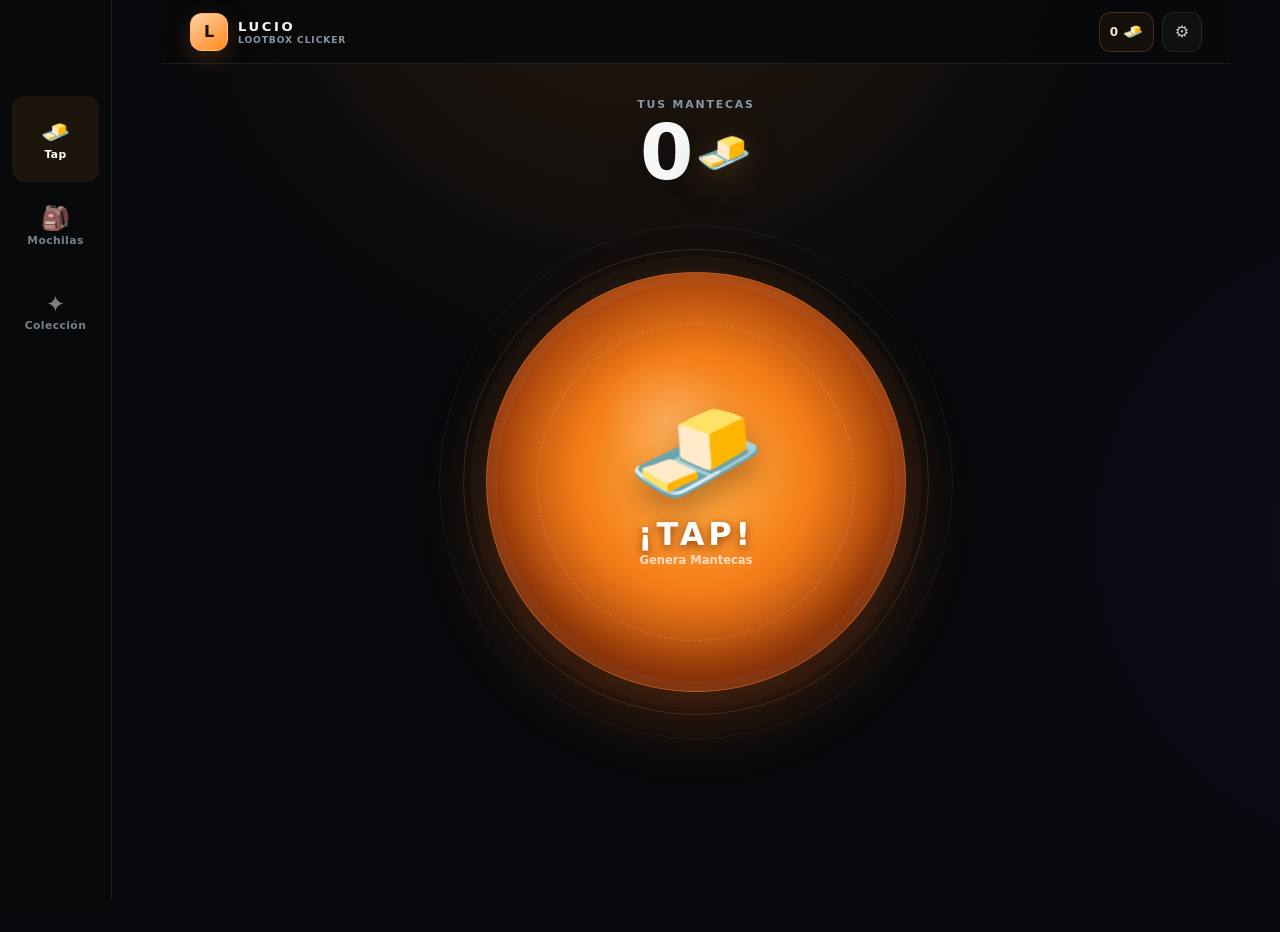
<file: index.html>
<!doctype html>
<html lang="es">
<head>
  <meta charset="utf-8">
  <meta name="viewport" content="width=device-width, initial-scale=1, viewport-fit=cover">
  <meta name="theme-color" content="#07090c">
  <meta name="description" content="Lucio Lootbox Clicker: consigue Mantecas, abre mochilas y colecciona todos los Lucios.">
  <title>Lucio Lootbox Clicker</title>
  <link rel="stylesheet" href="css/effects.css?v=20260813-game-03">
  <link rel="stylesheet" href="css/opening.css?v=20260813-game-03">
  <link rel="stylesheet" href="css/game.css?v=20260819-ambu-blink-02">
  <link rel="stylesheet" href="css/debug.css?v=20260813-game-03">
</head>
<body>
  <div class="game-app" data-game-app>
    <header class="game-header">
      <div class="game-brand" aria-label="Lucio Lootbox Clicker">
        <span class="game-brand__mark" aria-hidden="true">L</span>
        <span><strong>LUCIO</strong><small>LOOTBOX CLICKER</small></span>
      </div>
      <div class="game-header__actions">
        <button class="header-wallet" type="button" data-go-tap aria-label="Volver a la pantalla de tap"><b data-header-mantecas>0</b><span aria-hidden="true">🧈</span></button>
        <button class="icon-button" type="button" data-open-settings aria-label="Abrir ajustes">⚙</button>
      </div>
    </header>

    <main class="game-main">
      <section class="view view--active tap-view" data-view="tap" aria-labelledby="tap-title" tabindex="-1">
        <div class="tap-ambu-backdrop" data-tap-ambu-backdrop aria-hidden="true" hidden>
          <img src="assets/invocados/Ambu_2.png" alt="" draggable="false">
        </div>
        <button class="tap-subview-arrow" type="button" data-open-ambu aria-label="Visitar el huevo misterioso" hidden>
          <span aria-hidden="true">›</span>
          <img src="assets/invocados/Ambu_1.png" alt="" draggable="false">
        </button>

        <div class="wallet-card" data-wallet-card tabindex="0" role="button" aria-label="Tus Mantecas. Toca para ver cantidad exacta">
          <span class="wallet-card__label">Tus Mantecas</span>
          <strong class="wallet-card__amount"><span data-mantecas>0</span> <span data-mantecas-icon aria-hidden="true">🧈</span></strong>
          <span class="wallet-card__unit" data-mantecas-unit hidden></span>
          <span class="wallet-card__rate" data-passive-rate hidden><b data-passive-per-second>0</b> 🧈/s</span>
        </div>

        <button class="tap-zone" type="button" data-tap-zone aria-labelledby="tap-title tap-help">
          <span class="tap-zone__rings" aria-hidden="true"></span>
          <span class="tap-zone__butter" aria-hidden="true">🧈</span>
          <span class="tap-zone__title" id="tap-title">¡TAP!</span>
          <span class="tap-zone__help" id="tap-help">Genera Mantecas</span>
        </button>
        <div class="tap-feedback-layer" data-tap-feedback aria-hidden="true"></div>

        <div class="tap-footer-slot">
          <section class="offline-bank" data-offline-bank aria-label="Producción offline" hidden>
            <button class="offline-bank__collect" type="button" data-collect-offline hidden>Recoger</button>
            <div class="offline-bank__copy">
              <span>Producción offline</span>
              <strong><b data-offline-stored>0</b> / <b data-offline-capacity>0</b> 🧈</strong>
            </div>
            <div class="offline-bank__track" aria-hidden="true"><i data-offline-progress></i></div>
            <small>(<b data-offline-hours>3</b> hrs de producción actual)</small>
          </section>
        </div>
      </section>

      <section class="view ambu-view" data-view="ambu" aria-labelledby="ambu-title" tabindex="-1" hidden>
        <button class="ambu-back" type="button" data-go-tap aria-label="Volver a la zona de tap">
          <span aria-hidden="true">‹</span> Volver
        </button>

        <div class="ambu-wallet" data-ambu-wallet tabindex="0" role="button" aria-label="Tus Mantecas. Toca para ver cantidad exacta">
          <span>Tus Mantecas</span>
          <strong><b data-ambu-mantecas>0</b> <i data-ambu-mantecas-icon aria-hidden="true">🧈</i></strong>
          <span class="ambu-wallet__unit" data-ambu-mantecas-unit hidden></span>
        </div>

        <div class="ambu-evolution-bar" data-ambu-evolution-bar hidden>
          <button class="game-button game-button--evolution" type="button" data-open-evolution-modal>
            <span class="evolution-btn__icon" aria-hidden="true">✦</span>
            <b>EVOLUCIÓN</b>
            <span class="evolution-btn__badge">Ambu Niño</span>
          </button>
        </div>

        <div class="ambu-stage" data-ambu-stage data-stage="egg">
          <header class="ambu-stage__header">
            <p data-ambu-kicker>HALLAZGO MISTERIOSO</p>
            <h1 id="ambu-title" data-ambu-name>HUEVO MISTERIOSO</h1>
            <span data-ambu-instruction>Hay algo vivo entre las barras de Manteca...</span>
          </header>

          <div class="ambu-character-wrap">
            <button class="ambu-character" type="button" data-ambu-character aria-label="Tocar el huevo misterioso">
              <span class="ambu-character__aura" aria-hidden="true"></span>
              <img data-ambu-sprite src="assets/invocados/Ambu_1.png" alt="Huevo misterioso" draggable="false">
            </button>
            <button class="ambu-info-btn" type="button" data-open-ambu-info aria-label="Información sobre Ambu" hidden>
              <img src="assets/UI/AmbuInfoButton.png" alt="Información" draggable="false">
            </button>
          </div>

          <div class="ambu-hatch-progress" data-ambu-progress hidden>
            <div><span>Cascarón</span><strong><b data-ambu-hits>0</b> / 15</strong></div>
            <div class="ambu-hatch-progress__track" aria-hidden="true"><i data-ambu-progress-fill></i></div>
          </div>

          <section class="ambu-action-card" data-ambu-purchase>
            <span>INCUBACIÓN</span>
            <h2>¿Qué habrá dentro?</h2>
            <p>Usa tus Mantecas para despertar el huevo y descubrir qué esconde.</p>
            <button class="game-button game-button--primary game-button--wide" type="button" data-buy-ambu>
              Eclosionar · 250.000 🧈
            </button>
            <small data-ambu-price-help></small>
          </section>

          <section class="ambu-rate-card" data-ambu-rate-card hidden>
            <span class="ambu-rate-card__badge">PRODUCCIÓN PASIVA</span>
            <strong class="ambu-rate-card__value">1 Tap /s <small>(<b data-ambu-rate-value>1</b> 🧈/s)</small></strong>
          </section>
        </div>
      </section>

      <section class="view shop-view" data-view="shop" aria-labelledby="shop-title" tabindex="-1" hidden>
        <header class="view-heading">
          <p>LOOT SHOP</p>
          <h1 id="shop-title">Elige tu mochila</h1>
          <span>Mejores tiers aumentan tus probabilidades de rarezas y Shiny.</span>
          <div class="view-heading__metric"><span>Mochilas abiertas</span><strong data-total-backpacks>0</strong></div>
        </header>
        <div class="shop-grid" data-shop-grid></div>
      </section>

      <section class="view collection-view" data-view="collection" aria-labelledby="collection-title" tabindex="-1" hidden>
        <header class="view-heading">
          <p>TU COLECCIÓN</p>
          <h1 id="collection-title">Lucios descubiertos</h1>
          <span>Los duplicados aumentan permanentemente tus Mantecas por tap.</span>
        </header>
        <section class="collection-summary" aria-label="Resumen de colección">
          <div><span>Mantecas por tap</span><strong><b data-tap-value>1</b> 🧈</strong></div>
          <div><span>Lucios totales</span><strong data-total-lucios>0</strong></div>
        </section>
        <div class="collection-empty" data-collection-empty>
          <span aria-hidden="true">?</span>
          <strong>Todavía no descubriste ningún Lucio</strong>
          <p>Compra una mochila para empezar tu colección.</p>
          <button class="game-button game-button--primary" type="button" data-go-shop>Ir a mochilas</button>
        </div>
        <div data-collection-root></div>
      </section>
    </main>

    <nav class="bottom-nav" aria-label="Navegación principal">
      <button class="bottom-nav__item is-active" type="button" data-nav="tap"><span aria-hidden="true">🧈</span><b>Tap</b></button>
      <button class="bottom-nav__item" type="button" data-nav="shop"><span aria-hidden="true">🎒</span><b>Mochilas</b></button>
      <button class="bottom-nav__item" type="button" data-nav="collection"><span aria-hidden="true">✦</span><b>Colección</b><i data-collection-badge hidden></i></button>
    </nav>
  </div>

  <div class="opening-overlay" data-opening-overlay hidden>
    <section class="opening-card" data-opening-root role="dialog" aria-modal="true" aria-labelledby="opening-dialog-title">
      <div class="opening-stage" data-opening-stage data-state="idle" tabindex="0" role="button" aria-label="Toca para avanzar la apertura">
        <span class="opening-kicker" id="opening-dialog-title">REWARD SEQUENCE</span>
        <span class="opening-hint">Toca para completar la transición actual.</span>
        <div class="opening-scene">
          <div class="reward-slot" data-reward-slot></div>
          <div class="backpack-wrap" data-backpack-wrap>
            <img class="backpack-image" data-backpack-image draggable="false" alt="">
          </div>
          <div class="opening-flash" data-opening-flash aria-hidden="true"></div>
          <div class="tap-instruction" data-tap-instruction hidden>
            <strong data-tap-label>Pulsa para abrir · 0/3</strong>
            <span class="tap-dots" aria-hidden="true"><i data-tap-dot></i><i data-tap-dot></i><i data-tap-dot></i></span>
          </div>
          <div class="reward-copy" data-reward-copy aria-live="polite">
            <p class="reward-rarity" data-reward-rarity></p>
            <h2 data-reward-name></h2>
            <p>Bonus permanente <b data-reward-bonus></b> 🧈 por tap</p>
          </div>
        </div>
        <div class="confirm-wrap" data-confirm-wrap>
          <button class="game-button game-button--primary game-button--wide" type="button" data-confirm>Confirmar</button>
        </div>
      </div>
    </section>
  </div>

  <dialog class="settings-dialog" data-settings-dialog>
    <form method="dialog" class="settings-panel">
      <header><div><small>CONFIGURACIÓN</small><h2>Ajustes</h2></div><button class="icon-button" value="cancel" aria-label="Cerrar">×</button></header>
      <button class="settings-row" type="button" data-toggle-audio><span><strong>Sonido</strong><small data-audio-status>Activado</small></span><b data-audio-icon>🔊</b></button>
      <a class="settings-row" href="playground.html"><span><strong>Abrir playground</strong><small>Herramientas visuales y de apertura</small></span><b>↗</b></a>
      <button class="settings-row settings-row--danger" type="button" data-reset-progress><span><strong>Borrar progreso</strong><small>Requiere confirmación</small></span><b>⌫</b></button>
      <div class="settings-meta">Save v<span data-save-version>2</span> · Guardado local automático</div>
    </form>
  </dialog>

  <dialog class="game-dialog ambu-info-dialog" data-ambu-info-dialog aria-labelledby="ambu-info-title">
    <div class="ambu-info-modal">
      <header class="ambu-info-modal__header">
        <div>
          <span class="ambu-info-modal__kicker">COMPAÑERO</span>
          <h2 id="ambu-info-title" data-ambu-info-name>Ambu bebé</h2>
        </div>
        <button class="icon-button ambu-info-modal__close" type="button" data-close-ambu-info aria-label="Cerrar">×</button>
      </header>
      <div class="ambu-info-modal__body">
        <blockquote class="ambu-info-modal__lore" data-ambu-info-lore>
          "Este hambriento bebé parece multiplicar la grasa de las mantecas que tiene a su alrededor. Es sospechosamente mágico..."
        </blockquote>
        <div class="ambu-info-modal__divider" aria-hidden="true"></div>
        <ul class="ambu-info-modal__stats" data-ambu-info-stats>
          <li>
            <span class="ambu-info-modal__stat-icon" aria-hidden="true">⚡</span>
            <span>Produce <strong>1 tap / s</strong> de forma pasiva</span>
          </li>
          <li>
            <span class="ambu-info-modal__stat-icon" aria-hidden="true">⏳</span>
            <span>Mientras está cerrado el juego, puede acumular el equivalente a <strong>3 horas</strong> de producción</span>
          </li>
        </ul>
      </div>
      <footer class="ambu-info-modal__footer">
        <button class="game-button game-button--wide" type="button" data-close-ambu-info>Entendido</button>
      </footer>
    </div>
  </dialog>

  <dialog class="game-dialog ambu-evolution-dialog" data-ambu-evolution-dialog aria-labelledby="evolution-dialog-title">
    <div class="ambu-evolution-modal">
      <header class="ambu-evolution-modal__header">
        <div>
          <span class="ambu-evolution-modal__kicker">CRECIMIENTO</span>
          <h2 id="evolution-dialog-title">Evolución: Ambu Niño</h2>
        </div>
        <button class="icon-button ambu-evolution-modal__close" type="button" data-close-evolution-modal aria-label="Cerrar">×</button>
      </header>
      <div class="ambu-evolution-modal__body">
        <p class="ambu-evolution-modal__lead">
          Alimenta a Ambu con mantecas para hacerlo crecer a <strong>"Ambu Niño"</strong>.
        </p>
        <div class="ambu-evolution-benefits">
          <span class="ambu-evolution-benefits__title">Beneficios:</span>
          <ul class="ambu-evolution-benefits__list">
            <li>
              <span class="benefit-icon" aria-hidden="true">⚡</span>
              <span><strong>1 tap cada 1s</strong> ➔ <strong>1 tap cada 0,9s</strong></span>
            </li>
            <li>
              <span class="benefit-icon" aria-hidden="true">⏳</span>
              <span>Límite de mantecas offline <strong>3 hs</strong> ➔ <strong>6 hs</strong></span>
            </li>
            <li>
              <span class="benefit-icon" aria-hidden="true">✦</span>
              <span><em>"Ambu despierta curiosidad por los Lucios..."</em> Desbloquea las auras.</span>
            </li>
          </ul>
        </div>
      </div>
      <footer class="ambu-evolution-modal__footer">
        <button class="game-button game-button--primary game-button--wide" type="button" data-buy-evolution>
          Evolucionar · 10.000.000 🧈
        </button>
        <small class="ambu-evolution-modal__help" data-evolution-price-help></small>
      </footer>
    </div>
  </dialog>

  <div class="game-toast" data-game-toast role="status" aria-live="polite"></div>

  <script src="js/config.js?v=20260820-ambu-child-01"></script>
  <script src="js/lucio-renderer.js?v=20260813-game-03"></script>
  <script src="js/backpack-renderer.js?v=20260813-game-03"></script>
  <script src="js/audio.js?v=20260813-game-03"></script>
  <script src="js/save.js?v=20260820-ambu-child-01"></script>
  <script src="js/game-state.js?v=20260820-ambu-child-01"></script>
  <script src="js/collection.js?v=20260814-card-hover-02"></script>
  <script src="js/ambu-renderer.js?v=20260820-ambu-child-01"></script>
  <script src="js/game.js?v=20260820-ambu-child-01"></script>
  <script src="js/debug.js?v=20260820-ambu-child-01"></script>
</body>
</html>
</file>
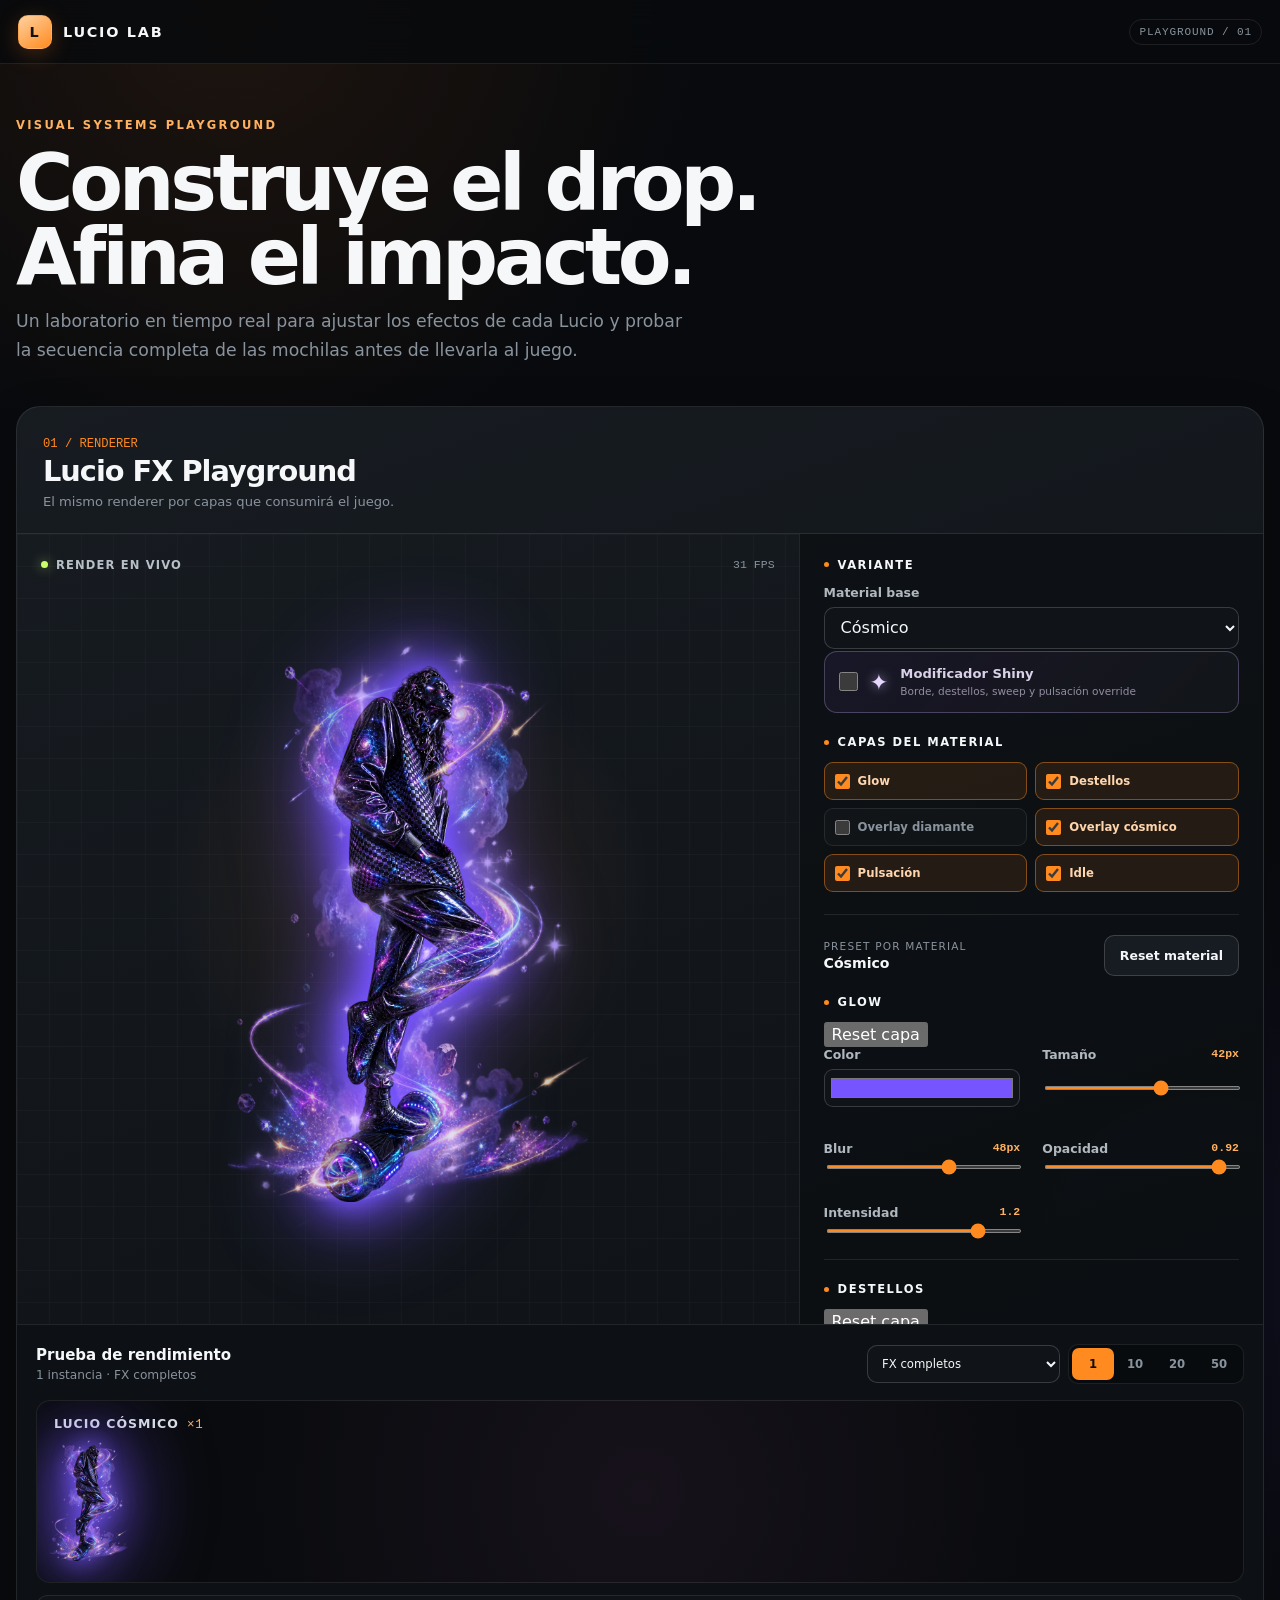
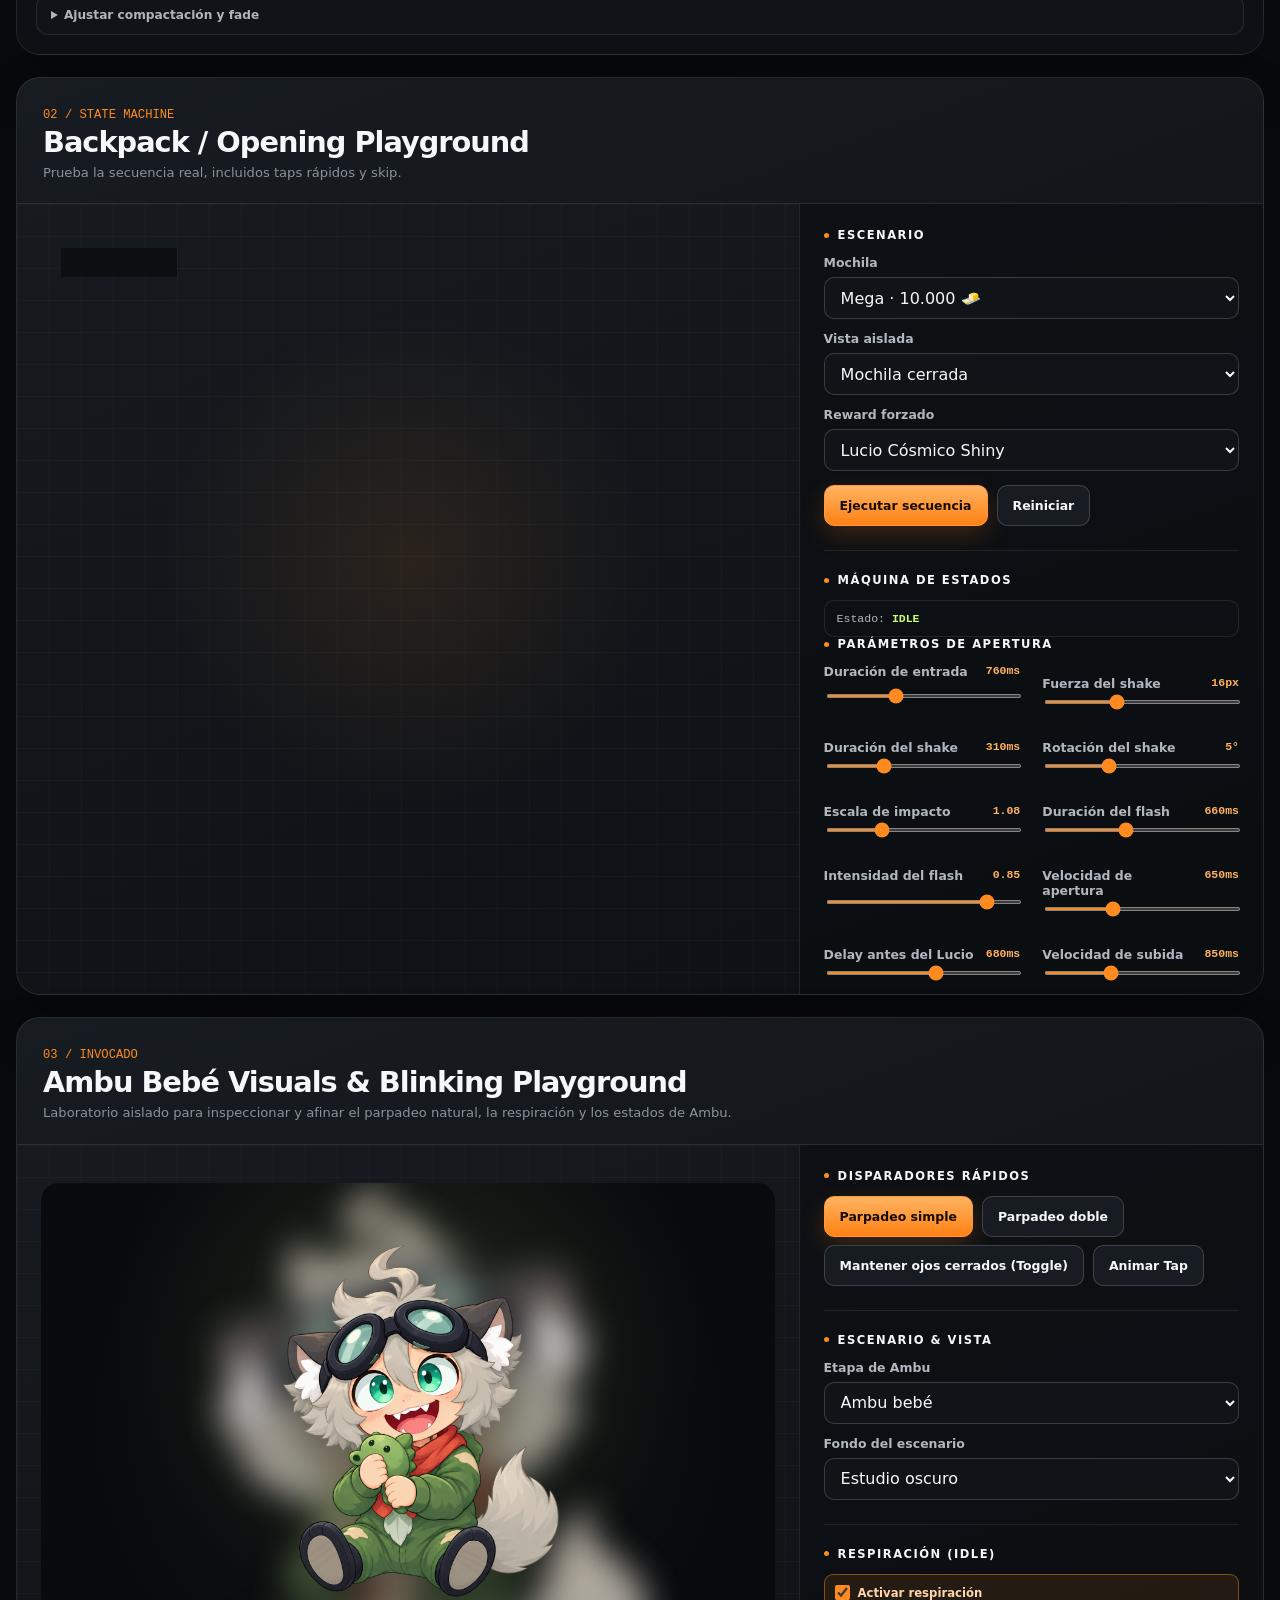
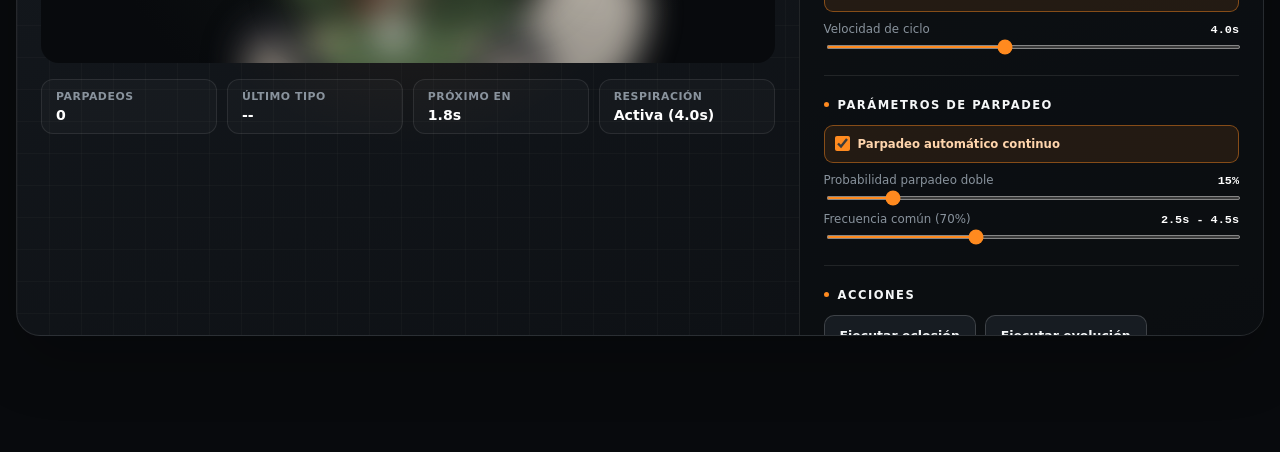
<file: playground.html>
<!doctype html>
<html lang="es">
<head>
  <meta charset="utf-8">
  <meta name="viewport" content="width=device-width, initial-scale=1, viewport-fit=cover">
  <meta name="theme-color" content="#080a0d">
  <meta name="description" content="Playground visual y de apertura para Lucio Lootbox Clicker.">
  <title>Lucio Lab · FX & Opening Playground</title>
  <link rel="stylesheet" href="css/effects.css?v=20260813-game-03">
  <link rel="stylesheet" href="css/opening.css?v=20260813-game-03">
  <link rel="stylesheet" href="css/playground.css?v=20260813-game-03">
</head>
<body>
  <header class="app-header">
    <div class="brand">
      <span class="brand-mark" aria-hidden="true">L</span>
      <span>Lucio Lab</span>
    </div>
    <span class="build-tag">PLAYGROUND / 01</span>
  </header>

  <main class="page-shell">
    <header class="page-intro">
      <p class="eyebrow">Visual systems playground</p>
      <h1>Construye el drop.<br>Afina el impacto.</h1>
      <p class="intro-copy">Un laboratorio en tiempo real para ajustar los efectos de cada Lucio y probar la secuencia completa de las mochilas antes de llevarla al juego.</p>
    </header>

    <div class="workspace">
      <section class="playground-section" aria-labelledby="lucio-fx-title">
        <header class="section-heading">
          <div>
            <span class="section-number">01 / RENDERER</span>
            <h2 id="lucio-fx-title">Lucio FX Playground</h2>
            <p>El mismo renderer por capas que consumirá el juego.</p>
          </div>
        </header>

        <div class="section-grid">
          <div class="preview-pane">
            <div class="preview-meta">
              <span class="status-dot">Render en vivo</span>
              <output class="fps-readout" data-fps>-- FPS</output>
            </div>
            <div class="lucio-stage" data-lucio-stage aria-live="polite"></div>
          </div>

          <aside class="controls-pane" aria-label="Controles de efectos de Lucio">
            <div class="control-group">
              <h3>Variante</h3>
              <label class="field" for="lucio-material">
                <span>Material base</span>
                <select id="lucio-material" data-lucio-material>
                  <option value="bronze">Bronce</option>
                  <option value="silver">Plata</option>
                  <option value="gold">Oro</option>
                  <option value="ruby">Rubí</option>
                  <option value="diamond">Diamante</option>
                  <option value="cosmic" selected>Cósmico</option>
                </select>
              </label>
            </div>

            <label class="shiny-master-toggle">
              <input type="checkbox" data-shiny-modifier>
              <span class="shiny-master-icon" aria-hidden="true">✦</span>
              <span>
                <strong>Modificador Shiny</strong>
                <small>Borde, destellos, sweep y pulsación override</small>
              </span>
            </label>

            <div class="control-group">
              <h3>Capas del material</h3>
              <div class="toggle-grid" data-effect-toggles>
                <label class="toggle"><input type="checkbox" data-effect="glow">Glow</label>
                <label class="toggle"><input type="checkbox" data-effect="sparkles">Destellos</label>
                <label class="toggle"><input type="checkbox" data-effect="diamond">Overlay diamante</label>
                <label class="toggle"><input type="checkbox" data-effect="cosmic">Overlay cósmico</label>
                <label class="toggle"><input type="checkbox" data-effect="pulse">Pulsación</label>
                <label class="toggle"><input type="checkbox" data-effect="idle">Idle</label>
              </div>
            </div>

            <section class="preset-editor preset-editor--material">
              <div class="preset-editor-heading">
                <div><span>Preset por material</span><strong data-material-editor-title>Material</strong></div>
                <button class="button button--small" type="button" data-reset-material>Reset material</button>
              </div>
              <div data-lucio-parameter-controls></div>
            </section>

            <section class="preset-editor preset-editor--shiny">
              <div class="preset-editor-heading">
                <div><span>Preset genérico</span><strong>Modificador Shiny</strong></div>
                <button class="button button--small" type="button" data-reset-shiny>Reset Shiny</button>
              </div>
              <div data-shiny-parameter-controls></div>
            </section>

            <div class="control-group">
              <h3>Preset</h3>
              <div class="button-row">
                <button class="button" type="button" data-copy-preset>Copiar preset compuesto</button>
              </div>
            </div>

            <section class="preset-library">
              <div class="preset-library-heading">
                <div><span>Biblioteca local</span><strong data-library-scope>Versiones</strong></div>
                <span class="library-status" data-library-status>Sin versiones</span>
              </div>
              <label class="field" for="preset-scope-select">
                <span>Guardar y cargar</span>
                <select id="preset-scope-select" data-library-scope-select>
                  <option value="material">Material actual</option>
                  <option value="shinyModifier">Modificador Shiny</option>
                </select>
              </label>
              <label class="field" for="preset-version-select">
                <span>Versión guardada</span>
                <select id="preset-version-select" data-preset-version-select><option value="">Sin versiones guardadas</option></select>
              </label>
              <div class="button-row preset-library-actions">
                <button class="button button--primary" type="button" data-save-version>Guardar versión</button>
                <button class="button" type="button" data-load-version disabled>Cargar</button>
                <button class="button" type="button" data-delete-version disabled>Eliminar</button>
              </div>
              <div class="button-row preset-document-actions">
                <button class="button" type="button" data-export-library>Exportar JSON</button>
                <button class="button" type="button" data-import-library>Importar JSON</button>
                <button class="button button--danger" type="button" data-reset-all>Reset global</button>
                <input class="sr-only" type="file" accept="application/json,.json" data-import-file>
              </div>
              <p class="library-help">Cada material y el modificador Shiny mantienen historiales independientes.</p>
            </section>
          </aside>

          <div class="performance-panel">
            <div class="performance-head">
              <div>
                <h3>Prueba de rendimiento</h3>
                <p data-performance-copy>1 instancia · FX completos</p>
              </div>
              <div class="performance-actions">
                <label class="performance-context">
                  <span class="sr-only">Intensidad del renderer</span>
                  <select data-performance-context>
                    <option value="reveal">FX completos</option>
                    <option value="collection">Colección optimizada</option>
                  </select>
                </label>
                <div class="segment-control" data-performance-counts aria-label="Cantidad de Lucios">
                  <button type="button" class="is-active" data-count="1">1</button>
                  <button type="button" data-count="10">10</button>
                  <button type="button" data-count="20">20</button>
                  <button type="button" data-count="50">50</button>
                </div>
              </div>
            </div>
            <div class="performance-grid" data-performance-grid aria-live="polite"></div>
            <details class="collection-tuning">
              <summary>Ajustar compactación y fade</summary>
              <div class="collection-control-host" data-collection-parameter-controls></div>
            </details>
          </div>
        </div>
      </section>

      <section class="playground-section" aria-labelledby="backpack-title">
        <header class="section-heading">
          <div>
            <span class="section-number">02 / STATE MACHINE</span>
            <h2 id="backpack-title">Backpack / Opening Playground</h2>
            <p>Prueba la secuencia real, incluidos taps rápidos y skip.</p>
          </div>
        </header>

        <div class="section-grid" data-opening-root>
          <div class="preview-pane opening-preview">
            <div class="opening-stage" data-opening-stage data-state="idle" tabindex="0" role="button" aria-label="Escenario interactivo de apertura">
              <span class="opening-kicker">Live sequence</span>
              <span class="opening-hint">Toca durante una transición para completarla.</span>

              <div class="opening-scene">
                <div class="reward-slot" data-reward-slot></div>
                <div class="backpack-wrap" data-backpack-wrap>
                  <img class="backpack-image" data-backpack-image draggable="false" alt="">
                </div>
                <div class="opening-flash" data-opening-flash aria-hidden="true"></div>

                <div class="tap-instruction" data-tap-instruction hidden>
                  <strong data-tap-label>Pulsa para abrir · 0/3</strong>
                  <span class="tap-dots" aria-hidden="true">
                    <i data-tap-dot></i><i data-tap-dot></i><i data-tap-dot></i>
                  </span>
                </div>

                <div class="reward-copy" data-reward-copy aria-live="polite">
                  <p class="reward-rarity" data-reward-rarity></p>
                  <h3 data-reward-name></h3>
                  <p>Bonus permanente <b data-reward-bonus></b> 🧈 por tap</p>
                </div>
              </div>

              <div class="confirm-wrap" data-confirm-wrap>
                <button class="button button--primary button--wide" type="button" data-confirm>Confirmar</button>
              </div>
            </div>
          </div>

          <aside class="controls-pane" aria-label="Controles de apertura">
            <div class="control-group">
              <h3>Escenario</h3>
              <label class="field" for="backpack-tier">
                <span>Mochila</span>
                <select id="backpack-tier" data-backpack-select>
                  <option value="normal">Normal · 50 🧈</option>
                  <option value="large">Grande · 1.000 🧈</option>
                  <option value="mega" selected>Mega · 10.000 🧈</option>
                </select>
              </label>
              <label class="field" for="backpack-view">
                <span>Vista aislada</span>
                <select id="backpack-view" data-backpack-view>
                  <option value="closed">Mochila cerrada</option>
                  <option value="open">Mochila abierta</option>
                </select>
              </label>
              <label class="field" for="reward-select">
                <span>Reward forzado</span>
                <select id="reward-select" data-reward-select></select>
              </label>
              <div class="button-row" style="margin-top: 14px">
                <button class="button button--primary" type="button" data-start-opening>Ejecutar secuencia</button>
                <button class="button" type="button" data-reset-opening>Reiniciar</button>
              </div>
            </div>

            <div class="control-group">
              <h3>Máquina de estados</h3>
              <div class="state-readout" data-state-output>Estado: <b>IDLE</b></div>
            </div>

            <div data-opening-parameter-controls></div>
          </aside>
        </div>
      </section>

      <section class="playground-section" aria-labelledby="ambu-playground-title">
        <header class="section-heading">
          <div>
            <span class="section-number">03 / INVOCADO</span>
            <h2 id="ambu-playground-title">Ambu Bebé Visuals & Blinking Playground</h2>
            <p>Laboratorio aislado para inspeccionar y afinar el parpadeo natural, la respiración y los estados de Ambu.</p>
          </div>
        </header>

        <div class="section-grid" data-ambu-playground-root>
          <div class="preview-pane ambu-preview">
            <div class="preview-meta">
              <span class="status-dot status-dot--active" data-ambu-live-dot>En vivo</span>
              <output class="fps-readout" data-ambu-status-readout>Ojos abiertos</output>
            </div>

            <div class="ambu-stage-host" data-ambu-stage-host data-bg-mode="studio">
              <div class="ambu-stage-backdrop-layer" data-ambu-backdrop-layer hidden>
                <img src="assets/invocados/Ambu_2.png" alt="" draggable="false">
              </div>

              <div class="ambu-character-wrap">
                <div class="ambu-character" data-ambu-character>
                  <span class="ambu-character__aura" aria-hidden="true"></span>
                  <img data-ambu-sprite src="assets/invocados/Ambu_2.png" alt="Ambu bebé" draggable="false">
                </div>
              </div>
            </div>

            <div class="ambu-stats-bar">
              <div class="ambu-stat">
                <span>Parpadeos</span>
                <strong data-ambu-blink-counter>0</strong>
              </div>
              <div class="ambu-stat">
                <span>Último tipo</span>
                <strong data-ambu-last-type>--</strong>
              </div>
              <div class="ambu-stat">
                <span>Próximo en</span>
                <strong data-ambu-next-countdown>--</strong>
              </div>
              <div class="ambu-stat">
                <span>Respiración</span>
                <strong data-ambu-breathe-status>Activa (4.0s)</strong>
              </div>
            </div>
          </div>

          <aside class="controls-pane" aria-label="Controles de Ambu">
            <div class="control-group">
              <h3>Disparadores rápidos</h3>
              <div class="button-row">
                <button class="button button--primary" type="button" data-ambu-trigger-blink>Parpadeo simple</button>
                <button class="button" type="button" data-ambu-trigger-double>Parpadeo doble</button>
              </div>
              <div class="button-row" style="margin-top: 8px;">
                <button class="button" type="button" data-ambu-hold-toggle>Mantener ojos cerrados (Toggle)</button>
                <button class="button" type="button" data-ambu-tap-anim>Animar Tap</button>
              </div>
            </div>

            <div class="control-group">
              <h3>Escenario & Vista</h3>
              <label class="field" for="ambu-stage-select">
                <span>Etapa de Ambu</span>
                <select id="ambu-stage-select" data-ambu-stage-select>
                  <option value="egg">Huevo misterioso</option>
                  <option value="crack1">Huevo agrietado 1</option>
                  <option value="crack2">Huevo agrietado 2</option>
                  <option value="crack3">Huevo agrietado 3</option>
                  <option value="baby" selected>Ambu bebé</option>
                  <option value="child">Ambu niño</option>
                </select>
              </label>

              <label class="field" for="ambu-bg-select">
                <span>Fondo del escenario</span>
                <select id="ambu-bg-select" data-ambu-bg-select>
                  <option value="studio" selected>Estudio oscuro</option>
                  <option value="tap-backdrop">Fondo difuminado (Vista Tap)</option>
                  <option value="transparent">Cuadrícula transparente</option>
                </select>
              </label>
            </div>

            <div class="control-group">
              <h3>Respiración (Idle)</h3>
              <label class="toggle"><input type="checkbox" data-ambu-breathe-toggle checked>Activar respiración</label>
              <div class="slider-field" style="margin-top: 10px;">
                <div class="slider-field__head">
                  <span>Velocidad de ciclo</span>
                  <output data-ambu-breathe-val>4.0s</output>
                </div>
                <input type="range" min="1.0" max="8.0" step="0.2" value="4.0" data-ambu-breathe-speed>
              </div>
            </div>

            <div class="control-group">
              <h3>Parámetros de Parpadeo</h3>
              <label class="toggle"><input type="checkbox" data-ambu-auto-blink-toggle checked>Parpadeo automático continuo</label>

              <div class="slider-field" style="margin-top: 10px;">
                <div class="slider-field__head">
                  <span>Probabilidad parpadeo doble</span>
                  <output data-ambu-double-val>15%</output>
                </div>
                <input type="range" min="0" max="100" step="5" value="15" data-ambu-double-chance>
              </div>

              <div class="slider-field" style="margin-top: 10px;">
                <div class="slider-field__head">
                  <span>Frecuencia común (70%)</span>
                  <output data-ambu-freq-val>2.5s - 4.5s</output>
                </div>
                <input type="range" min="1.0" max="8.0" step="0.5" value="3.5" data-ambu-freq-base>
              </div>
            </div>

            <div class="control-group">
              <h3>Acciones</h3>
              <div class="button-row">
                <button class="button" type="button" data-ambu-birth-anim>Ejecutar eclosión</button>
                <button class="button" type="button" data-ambu-evolve-anim>Ejecutar evolución</button>
              </div>
              <div class="button-row" style="margin-top: 8px;">
                <button class="button" type="button" data-ambu-reset-defaults>Restablecer valores</button>
              </div>
            </div>
          </aside>
        </div>
      </section>
    </div>
  </main>

  <div class="toast" data-toast role="status" aria-live="polite"></div>

  <script src="js/config.js?v=20260820-ambu-child-01"></script>
  <script src="js/lucio-renderer.js?v=20260813-game-03"></script>
  <script src="js/backpack-renderer.js?v=20260813-game-03"></script>
  <script src="js/ambu-renderer.js?v=20260820-ambu-child-01"></script>
  <script src="js/audio.js?v=20260813-game-03"></script>
  <script src="js/playground.js?v=20260820-ambu-child-01"></script>
</body>
</html>
</file>
<file: css/effects.css>
.sr-only {
  position: absolute;
  width: 1px;
  height: 1px;
  padding: 0;
  margin: -1px;
  overflow: hidden;
  clip: rect(0, 0, 0, 0);
  white-space: nowrap;
  border: 0;
}

.lucio-renderer {
  --instance-delay: 0s;
  position: relative;
  width: 100%;
  aspect-ratio: 2 / 3;
  margin: 0;
  isolation: isolate;
  contain: layout style;
  overflow: visible;
  user-select: none;
  -webkit-user-select: none;
}

.lucio-paint-canvas,
.lucio-idle-shell,
.lucio-art,
.lucio-shiny-rim,
.lucio-overlay,
.lucio-shine {
  position: absolute;
  inset: 0;
}

.lucio-paint-canvas {
  overflow: visible;
  pointer-events: none;
}

.lucio-filter-defs {
  position: absolute;
  width: 0;
  height: 0;
  overflow: hidden;
  pointer-events: none;
}

.lucio-idle-shell {
  transform-origin: 50% 78%;
  overflow: visible;
}

.lucio-renderer.has-idle .lucio-idle-shell {
  animation: lucio-idle var(--idle-speed) ease-in-out infinite alternate;
  animation-delay: var(--instance-delay);
}

.lucio-art {
  z-index: 2;
  --active-brightness: 1;
  filter: brightness(var(--active-brightness));
  transform-origin: 50% 62%;
  overflow: visible;
}

.lucio-renderer.is-shiny .lucio-art {
  --active-brightness: var(--shiny-brightness);
}

.lucio-sprite,
.lucio-shiny-rim,
.lucio-shine img,
.lucio-overlay--sparkles,
.lucio-overlay--shiny,
.lucio-overlay--diamond,
.lucio-overlay--cosmic {
  position: absolute;
  inset: 0;
  display: block;
  width: 100%;
  height: 100%;
  object-fit: contain;
  pointer-events: none;
}

.lucio-sprite {
  transition: filter 160ms ease;
}

.lucio-renderer.has-glow .lucio-sprite {
  filter:
    drop-shadow(0 0 calc(var(--glow-blur) * 0.22) var(--glow-color-alpha))
    drop-shadow(0 0 calc(var(--glow-size) * 0.52) var(--glow-color-alpha))
    drop-shadow(0 0 var(--glow-size) var(--glow-color-alpha));
}

.lucio-shiny-rim {
  z-index: 1;
  opacity: 0;
  filter:
    brightness(0)
    invert(1)
    drop-shadow(0 0 calc(var(--shiny-rim-size) * 0.45) white)
    drop-shadow(0 0 var(--shiny-rim-size) var(--glow-color))
    drop-shadow(0 0 var(--shiny-rim-size) color-mix(in srgb, white 72%, var(--glow-color)));
  transform: scale(var(--shiny-rim-scale));
  transform-origin: center;
  transition: opacity 160ms ease;
}

.lucio-renderer.is-shiny .lucio-shiny-rim {
  opacity: calc(var(--shiny-rim-opacity) * (0.7 + var(--shiny-glow-boost)));
}

.lucio-overlay {
  z-index: 3;
  pointer-events: none;
  opacity: 0;
}

.lucio-overlay--sparkles {
  transform: translate(var(--sparkle-x), var(--sparkle-y)) rotate(var(--sparkle-rotation)) scale(var(--sparkle-scale));
  transform-origin: center;
  mix-blend-mode: screen;
}

.lucio-renderer.has-sparkles .lucio-overlay--sparkles {
  opacity: var(--sparkle-opacity);
  animation: lucio-sparkle var(--sparkle-speed) ease-in-out infinite;
  animation-delay: var(--instance-delay);
}

.lucio-overlay--diamond,
.lucio-overlay--cosmic {
  transform: translate(var(--special-x), var(--special-y)) rotate(var(--special-rotation)) scale(var(--special-scale));
  transform-origin: center;
  mix-blend-mode: screen;
}

.lucio-renderer.has-diamond .lucio-overlay--diamond,
.lucio-renderer.has-cosmic .lucio-overlay--cosmic {
  opacity: var(--special-opacity);
}

.lucio-renderer.has-cosmic .lucio-overlay--cosmic {
  animation: cosmic-drift 5.5s ease-in-out infinite alternate;
}

.lucio-overlay--shiny {
  z-index: 5;
  mix-blend-mode: screen;
  transform: translate(var(--shiny-x), var(--shiny-y)) rotate(var(--shiny-rotation)) scale(var(--shiny-overlay-scale));
}

.lucio-renderer.has-shiny-sparkles .lucio-overlay--shiny {
  opacity: var(--shiny-overlay-opacity);
  animation: shiny-stars var(--shiny-overlay-speed) ease-in-out infinite;
  animation-delay: var(--instance-delay);
}

.lucio-shine {
  z-index: 6;
  opacity: 0;
  overflow: visible;
  mix-blend-mode: screen;
}

.lucio-shine img {
  opacity: 1;
  filter: brightness(4) saturate(0) contrast(1.25) drop-shadow(0 0 4px white);
  clip-path: polygon(
    -30% 0,
    calc(-30% + var(--shine-width)) 0,
    calc(-30% + var(--shine-width) + var(--shine-slant)) 100%,
    calc(-30% + var(--shine-slant)) 100%
  );
}

.lucio-renderer.has-shine .lucio-shine {
  opacity: var(--shine-intensity);
}

.lucio-renderer.has-shine .lucio-shine img {
  animation: shine-sweep calc(var(--shine-speed) + var(--shine-frequency)) linear infinite;
  animation-delay: var(--instance-delay);
}

.lucio-renderer.has-pulse .lucio-art {
  animation: lucio-pulse var(--pulse-speed) ease-in-out infinite;
}

.lucio-renderer[data-context="collection"].has-glow .lucio-sprite {
  filter:
    drop-shadow(0 0 calc(var(--glow-blur) * 0.18) var(--glow-color-alpha))
    drop-shadow(0 0 calc(var(--glow-size) * 0.46) var(--glow-color-alpha));
}

.lucio-renderer[data-context="collection"] .lucio-overlay {
  animation-duration: calc(var(--sparkle-speed) * 1.5);
}

.lucio-renderer[data-context="collection"].has-cosmic .lucio-overlay--cosmic {
  animation: none;
}

@keyframes lucio-idle {
  from { transform: translateY(calc(var(--idle-amplitude) * -0.45)) rotate(calc(var(--idle-rotation) * -0.45)) scale(1); }
  to { transform: translateY(var(--idle-amplitude)) rotate(var(--idle-rotation)) scale(var(--idle-scale)); }
}

@keyframes lucio-sparkle {
  0%, 100% { opacity: calc(var(--sparkle-opacity) * 0.72); transform: translate(var(--sparkle-x), var(--sparkle-y)) rotate(var(--sparkle-rotation)) scale(var(--sparkle-scale)); }
  46% { opacity: var(--sparkle-opacity); transform: translate(var(--sparkle-x), var(--sparkle-y)) rotate(var(--sparkle-rotation)) scale(calc(var(--sparkle-scale) * 1.018)); }
  58% { opacity: calc(var(--sparkle-opacity) * 0.86); }
}

@keyframes cosmic-drift {
  from { transform: translate(var(--special-x), var(--special-y)) rotate(calc(var(--special-rotation) - 0.65deg)) scale(var(--special-scale)); filter: hue-rotate(-5deg); }
  to { transform: translate(calc(var(--special-x) + 2px), calc(var(--special-y) - 4px)) rotate(calc(var(--special-rotation) + 0.65deg)) scale(calc(var(--special-scale) * 1.015)); filter: hue-rotate(12deg); }
}

@keyframes shiny-stars {
  0%, 100% { opacity: calc(var(--shiny-overlay-opacity) * 0.76); transform: translate(var(--shiny-x), var(--shiny-y)) rotate(var(--shiny-rotation)) scale(var(--shiny-overlay-scale)); }
  33% { opacity: var(--shiny-overlay-opacity); transform: translate(var(--shiny-x), var(--shiny-y)) rotate(var(--shiny-rotation)) scale(calc(var(--shiny-overlay-scale) * 1.02)); }
  66% { opacity: calc(var(--shiny-overlay-opacity) * 0.88); }
}

@keyframes shine-sweep {
  0%, 12% {
    clip-path: polygon(
      -30% 0,
      calc(-30% + var(--shine-width)) 0,
      calc(-30% + var(--shine-width) + var(--shine-slant)) 100%,
      calc(-30% + var(--shine-slant)) 100%
    );
  }
  58%, 100% {
    clip-path: polygon(
      115% 0,
      calc(115% + var(--shine-width)) 0,
      calc(115% + var(--shine-width) + var(--shine-slant)) 100%,
      calc(115% + var(--shine-slant)) 100%
    );
  }
}

@keyframes lucio-pulse {
  0%, 100% { filter: brightness(var(--active-brightness)); transform: scale(1); }
  50% { filter: brightness(calc(var(--active-brightness) + var(--pulse-intensity))) saturate(calc(1 + var(--pulse-intensity))); transform: scale(var(--pulse-scale)); }
}

@media (prefers-reduced-motion: reduce) {
  .lucio-renderer *,
  .lucio-renderer *::before,
  .lucio-renderer *::after {
    animation-duration: 1ms !important;
    animation-iteration-count: 1 !important;
  }
}
</file>
<file: css/opening.css>
.opening-preview {
  min-height: 640px;
  overflow: hidden;
  touch-action: manipulation;
}

.opening-stage {
  position: relative;
  display: grid;
  min-height: 590px;
  place-items: center;
  outline: none;
  cursor: pointer;
  touch-action: manipulation;
  isolation: isolate;
  overflow: hidden;
}

.opening-stage::before {
  position: absolute;
  inset: 12% 8%;
  border-radius: 50%;
  background: radial-gradient(circle, rgba(255, 137, 31, .11), transparent 65%);
  background: radial-gradient(circle, color-mix(in srgb, var(--backpack-accent, var(--orange)) 13%, transparent), transparent 65%);
  filter: blur(18px);
  content: "";
}

.opening-kicker {
  position: absolute;
  z-index: 12;
  top: 20px;
  left: 20px;
  display: flex;
  align-items: center;
  gap: 8px;
  padding: 7px 10px;
  border: 1px solid var(--line);
  border-radius: 999px;
  color: #aeb6bd;
  background: rgba(7, 9, 11, 0.62);
  font-family: ui-monospace, SFMono-Regular, Menlo, monospace;
  font-size: 0.68rem;
  letter-spacing: 0.06em;
  text-transform: uppercase;
  backdrop-filter: blur(10px);
}

.opening-scene {
  position: relative;
  width: min(92%, 540px);
  height: 520px;
}

.backpack-wrap {
  position: absolute;
  z-index: 5;
  right: 50%;
  bottom: 18px;
  width: min(88vw, 350px);
  aspect-ratio: 1;
  translate: 50% 0;
  transform-origin: 50% 74%;
}

.backpack-image {
  display: block;
  width: 100%;
  height: 100%;
  object-fit: contain;
  pointer-events: none;
  filter: drop-shadow(0 30px 32px rgba(0, 0, 0, 0.5));
}

.reward-slot {
  position: absolute;
  z-index: 4;
  left: 50%;
  bottom: 82px;
  width: min(61vw, 230px);
  aspect-ratio: 2 / 3;
  translate: -50% 0;
  opacity: 0;
  transform: translateY(var(--rise-distance, 118px)) scale(0.54);
  transform-origin: 50% 86%;
  pointer-events: none;
}

.reward-layer {
  position: absolute;
  inset: 0;
  transition:
    opacity var(--mystery-fade-duration, 260ms) ease,
    transform var(--mystery-fade-duration, 260ms) cubic-bezier(.2,.8,.2,1),
    filter var(--mystery-fade-duration, 260ms) ease;
}

.reward-layer--mystery {
  z-index: 2;
  opacity: 1;
}

.reward-layer--actual {
  z-index: 3;
  opacity: 0;
  filter: brightness(2.4) saturate(.2);
  transform: scale(.92);
}

.reward-slot.is-promoted { z-index: 7; }

.reward-slot.is-swapped .reward-layer--mystery {
  opacity: 0;
  filter: blur(6px) brightness(2.5);
  transform: scale(1.08);
}

.reward-slot.is-swapped .reward-layer--actual {
  opacity: 1;
  filter: none;
  transform: scale(1);
}

.reward-slot.is-revealing {
  opacity: 1;
  transform: translateY(calc(var(--rise-distance, 118px) * -0.72)) scale(var(--final-bounce, 1.08));
  transition: opacity 180ms ease, transform var(--rise-duration, 980ms) cubic-bezier(.16,.8,.18,1.16);
}

.reward-slot.is-visible {
  z-index: 7;
  opacity: 1;
  transform: translateY(calc(var(--rise-distance, 118px) * -0.72)) scale(1);
  transition: transform 260ms cubic-bezier(.2,.8,.2,1);
}

.opening-flash {
  position: absolute;
  z-index: 6;
  inset: 0;
  border-radius: 50%;
  background: #fff;
  opacity: 0;
  pointer-events: none;
  mix-blend-mode: screen;
}

.opening-flash.is-active { animation: opening-flash var(--flash-duration, 520ms) ease-out; }

.tap-instruction {
  position: absolute;
  z-index: 15;
  right: 0;
  bottom: 4px;
  left: 0;
  display: grid;
  justify-items: center;
  gap: 9px;
  text-align: center;
  pointer-events: none;
}

.tap-instruction strong {
  font-size: clamp(1.05rem, 4vw, 1.38rem);
  letter-spacing: -0.02em;
}

.tap-dots { display: flex; gap: 7px; }

.tap-dots i {
  width: 8px;
  height: 8px;
  border: 1px solid var(--line-strong);
  border-radius: 50%;
  background: #15191e;
}

.tap-dots i.is-hit {
  border-color: var(--orange);
  background: var(--orange);
  box-shadow: 0 0 10px rgba(255,138,31,.55);
}

.reward-copy {
  position: absolute;
  z-index: 14;
  right: 0;
  bottom: 0;
  left: 0;
  display: none;
  text-align: center;
  pointer-events: none;
}

.reward-copy.is-visible { display: block; animation: reward-copy-in 380ms ease both; }
.reward-rarity { margin: 0 0 5px; color: var(--orange-2); font-size: .69rem; font-weight: 900; letter-spacing: .19em; text-transform: uppercase; }
.reward-copy h2,
.reward-copy h3 { margin: 0 0 4px; font-size: clamp(1.4rem, 6vw, 2.2rem); letter-spacing: -.045em; }
.reward-copy p { margin: 0; color: #cbd2d8; font-size: .88rem; }
.reward-copy b { color: var(--green); }

.confirm-wrap {
  position: absolute;
  z-index: 20;
  right: 18px;
  bottom: 18px;
  left: 18px;
  display: none;
}

.confirm-wrap.is-visible { display: block; animation: reward-copy-in 300ms 120ms ease both; }

.opening-hint {
  position: absolute;
  z-index: 12;
  right: 16px;
  top: 18px;
  max-width: 155px;
  color: #6f7982;
  font-size: 0.68rem;
  line-height: 1.4;
  text-align: right;
}

.opening-stage[data-state="idle"],
.opening-stage[data-state="reward-visible"] { cursor: default; }

.opening-stage.is-entering .backpack-wrap {
  animation: backpack-entry var(--entry-duration, 760ms) cubic-bezier(.18,.78,.18,1) both;
}

.opening-stage.is-opening .backpack-wrap {
  animation: backpack-impact var(--opening-duration, 620ms) cubic-bezier(.2,.8,.2,1) both;
}

@keyframes backpack-entry {
  from { opacity: 0; transform: translateY(-88px) scale(.58) rotate(-5deg); }
  72% { opacity: 1; transform: translateY(7px) scale(1.035) rotate(1deg); }
  to { opacity: 1; transform: none; }
}

@keyframes backpack-impact {
  0% { transform: scale(1); }
  38% { transform: scale(var(--impact-scale, 1.08)) translateY(4px); filter: brightness(1.8); }
  100% { transform: scale(1); }
}

@keyframes opening-flash {
  0% { opacity: 0; transform: scale(.25); }
  22% { opacity: var(--flash-intensity, .86); }
  100% { opacity: 0; transform: scale(1.2); }
}

@keyframes reward-copy-in {
  from { opacity: 0; transform: translateY(8px); }
  to { opacity: 1; transform: none; }
}

@media (min-width: 720px) {
  .opening-preview { min-height: 680px; }
  .opening-stage { min-height: 630px; }
  .confirm-wrap { right: 50%; left: auto; width: 220px; translate: 50% 0; }
}

@media (min-width: 1080px) {
  .opening-preview { min-height: 760px; }
  .opening-stage { min-height: 710px; }
  .opening-scene { height: 640px; }
  .backpack-wrap { width: 410px; bottom: 40px; }
  .reward-slot { bottom: 122px; width: 260px; }
  .tap-instruction,
  .reward-copy { bottom: 18px; }
}

@media (prefers-reduced-motion: reduce) {
  .opening-stage *,
  .opening-stage *::before,
  .opening-stage *::after {
    animation-duration: 1ms !important;
  }
}
</file>
<file: css/game.css>
:root {
  color-scheme: dark;
  --bg: #07090c;
  --surface: #10141a;
  --surface-2: #171c23;
  --line: rgba(255, 255, 255, 0.09);
  --line-strong: rgba(255, 255, 255, 0.18);
  --text: #f6f7f8;
  --muted: #8c96a0;
  --orange: #ff891f;
  --orange-2: #ffb260;
  --green: #c8ff6b;
  --danger: #ff6868;
  --nav-height: 74px;
  font-family: Inter, ui-sans-serif, system-ui, -apple-system, BlinkMacSystemFont, "Segoe UI", sans-serif;
  font-synthesis: none;
}

* { box-sizing: border-box; }

html {
  min-width: 320px;
  min-height: 100%;
  background: var(--bg);
}

body {
  min-width: 320px;
  min-height: 100vh;
  min-height: 100dvh;
  margin: 0;
  color: var(--text);
  background:
    radial-gradient(circle at 50% -12%, rgba(255, 137, 31, 0.14), transparent 31rem),
    radial-gradient(circle at 110% 58%, rgba(116, 82, 255, 0.08), transparent 26rem),
    var(--bg);
  overflow-x: hidden;
  -webkit-tap-highlight-color: transparent;
}

body.has-opening { overflow: hidden; }

button,
input,
select { font: inherit; }

button,
a { -webkit-tap-highlight-color: transparent; }

button:focus-visible,
a:focus-visible {
  outline: 2px solid var(--orange);
  outline-offset: 3px;
}

button { color: inherit; }

[hidden] { display: none !important; }

.game-app {
  position: relative;
  width: min(100%, 1180px);
  min-height: 100vh;
  min-height: 100dvh;
  margin: 0 auto;
  padding-bottom: calc(var(--nav-height) + env(safe-area-inset-bottom));
}

.game-header {
  position: sticky;
  z-index: 40;
  top: 0;
  display: flex;
  align-items: center;
  justify-content: space-between;
  min-height: 64px;
  padding: 11px max(16px, env(safe-area-inset-right)) 11px max(16px, env(safe-area-inset-left));
  border-bottom: 1px solid var(--line);
  background: rgba(7, 9, 12, 0.83);
  backdrop-filter: blur(18px);
}

.game-brand {
  display: flex;
  align-items: center;
  gap: 10px;
}

.game-brand__mark {
  display: grid;
  width: 38px;
  height: 38px;
  place-items: center;
  border: 1px solid rgba(255, 190, 121, 0.6);
  border-radius: 12px;
  color: #17110b;
  background: linear-gradient(145deg, #ffd19e, var(--orange));
  box-shadow: 0 7px 24px rgba(255, 126, 29, 0.22);
  font-weight: 950;
}

.game-brand > span:last-child { display: grid; gap: 1px; }
.game-brand strong { font-size: 0.82rem; letter-spacing: 0.2em; }
.game-brand small { color: var(--muted); font-size: 0.57rem; font-weight: 800; letter-spacing: 0.1em; }

.game-header__actions { display: flex; align-items: center; gap: 8px; }

.header-wallet {
  display: flex;
  min-height: 40px;
  align-items: center;
  gap: 5px;
  padding: 7px 10px;
  border: 1px solid rgba(255, 178, 95, .2);
  border-radius: 12px;
  color: #f7e8d2;
  background: rgba(255, 137, 31, .06);
  cursor: pointer;
}

.header-wallet b { max-width: 22vw; overflow: hidden; font-size: .75rem; font-variant-numeric: tabular-nums; text-overflow: ellipsis; }

.icon-button {
  display: grid;
  width: 40px;
  height: 40px;
  padding: 0;
  place-items: center;
  border: 1px solid var(--line);
  border-radius: 12px;
  color: #c4cbd1;
  background: rgba(255, 255, 255, 0.035);
  cursor: pointer;
}

.icon-button:active { transform: scale(0.96); }

.game-main { min-height: calc(100dvh - 64px - var(--nav-height)); }

.view {
  width: 100%;
  padding: 22px max(16px, env(safe-area-inset-right)) 34px max(16px, env(safe-area-inset-left));
}

.tap-view {
  position: relative;
  display: grid;
  width: min(100%, 760px);
  min-height: calc(100dvh - 64px - var(--nav-height));
  margin: 0 auto;
  grid-template-rows: auto minmax(220px, 1fr) auto;
  align-items: center;
  gap: 18px;
  overflow: hidden;
}

.tap-ambu-backdrop {
  position: absolute;
  z-index: 0;
  inset: 8% -10% 2%;
  display: grid;
  place-items: center;
  overflow: hidden;
  opacity: .16;
  pointer-events: none;
}

.tap-ambu-backdrop img {
  width: min(90vw, 720px);
  max-width: none;
  filter: blur(14px) saturate(.8);
  transform: scale(1.08);
}

.tap-subview-arrow {
  position: absolute;
  z-index: 5;
  top: 14px;
  right: max(12px, env(safe-area-inset-right));
  display: flex;
  min-width: 66px;
  height: 52px;
  align-items: center;
  justify-content: center;
  gap: 2px;
  padding: 4px 6px 4px 10px;
  border: 1px solid rgba(255, 193, 127, .38);
  border-radius: 999px;
  color: #ffe5c2;
  background: rgba(19, 15, 12, .88);
  box-shadow: 0 10px 28px rgba(0, 0, 0, .32);
  cursor: pointer;
  transition: transform 120ms ease, box-shadow 120ms ease;
}

.tap-subview-arrow:hover {
  transform: scale(1.05);
  box-shadow: 0 14px 32px rgba(255, 126, 29, .22);
}

.tap-subview-arrow:active { transform: scale(0.96); }
.tap-subview-arrow > span { font-size: 1.55rem; line-height: 1; }
.tap-subview-arrow img { width: 38px; height: 38px; object-fit: contain; }

.wallet-card {
  position: relative;
  z-index: 2;
  display: grid;
  justify-items: center;
  gap: 2px;
  text-align: center;
}

.wallet-card__label {
  color: var(--muted);
  font-size: 0.68rem;
  font-weight: 850;
  letter-spacing: 0.17em;
  text-transform: uppercase;
}

.wallet-card__amount {
  display: flex;
  align-items: center;
  gap: 8px;
  max-width: 100%;
  font-size: clamp(2.4rem, 14vw, 4.8rem);
  font-variant-numeric: tabular-nums;
  letter-spacing: -0.07em;
  line-height: 1.05;
  text-shadow: 0 10px 35px rgba(0, 0, 0, 0.35);
}

.wallet-card__amount > span:last-child {
  font-size: 0.58em;
  letter-spacing: 0;
  filter: drop-shadow(0 6px 14px rgba(255, 183, 62, 0.22));
}

.wallet-card {
  cursor: pointer;
  user-select: none;
  transition: transform 120ms ease;
}

.wallet-card:active {
  transform: scale(0.98);
}

.wallet-card__unit,
.ambu-wallet__unit {
  display: block;
  margin-top: 1px;
  color: var(--orange);
  font-size: clamp(0.72rem, 3.2vw, 0.92rem);
  font-weight: 900;
  letter-spacing: 0.08em;
  text-transform: uppercase;
}

.wallet-card__rate {
  margin-top: 5px;
  padding: 6px 10px;
  border: 1px solid rgba(200, 255, 107, 0.16);
  border-radius: 999px;
  color: #d8e3ca;
  background: rgba(200, 255, 107, 0.055);
  font-size: 0.73rem;
}

.wallet-card__rate b { color: var(--green); }

.tap-zone {
  position: relative;
  z-index: 1;
  display: grid;
  width: min(74vw, 48vh, 420px);
  aspect-ratio: 1;
  margin: 0 auto;
  padding: 0;
  place-content: center;
  justify-items: center;
  border: 1px solid rgba(255, 171, 82, 0.26);
  border-radius: 50%;
  color: #fff;
  background:
    radial-gradient(circle at 43% 35%, rgba(255,255,255,.19), transparent 18%),
    radial-gradient(circle at 50% 48%, #ffb147 0, #f47d18 39%, #a7420c 68%, #421a09 100%);
  box-shadow:
    inset 0 0 0 10px rgba(255, 255, 255, 0.035),
    inset 0 -28px 48px rgba(60, 17, 0, 0.38),
    0 26px 70px rgba(255, 102, 13, 0.24),
    0 0 0 16px rgba(255, 136, 31, 0.035);
  cursor: pointer;
  touch-action: manipulation;
  user-select: none;
  transition: transform 80ms ease, filter 80ms ease;
}

.tap-zone::before,
.tap-zone::after {
  position: absolute;
  border: 1px solid rgba(255, 173, 82, 0.16);
  border-radius: inherit;
  content: "";
  pointer-events: none;
}

.tap-zone::before { inset: -24px; }
.tap-zone::after { inset: -48px; border-color: rgba(255, 173, 82, 0.075); }

.tap-zone:active,
.tap-zone.is-pressed { transform: scale(0.955); filter: brightness(1.12); }

.tap-zone__rings {
  position: absolute;
  inset: 12%;
  border: 1px dashed rgba(255, 255, 255, 0.16);
  border-radius: 50%;
  animation: tap-ring-spin 24s linear infinite;
}

.tap-zone__butter {
  font-size: clamp(4.4rem, 22vw, 7rem);
  line-height: 1;
  filter: drop-shadow(0 14px 14px rgba(75, 22, 0, 0.38));
  transform: rotate(-5deg);
}

.tap-zone__title {
  margin-top: 7px;
  font-size: clamp(1.35rem, 7vw, 2rem);
  font-weight: 950;
  letter-spacing: 0.12em;
  text-shadow: 0 3px 10px rgba(90, 28, 0, 0.7);
}

.tap-zone__help { color: rgba(255,255,255,.72); font-size: 0.72rem; font-weight: 700; }

.tap-feedback-layer {
  position: fixed;
  z-index: 70;
  inset: 0;
  overflow: hidden;
  pointer-events: none;
}

.tap-pop {
  position: absolute;
  display: block;
  color: #fff7cd;
  font-size: clamp(1.1rem, 5vw, 1.55rem);
  font-weight: 950;
  text-shadow: 0 2px 4px #642100, 0 0 14px rgba(255, 177, 65, 0.8);
  translate: -50% -50%;
  animation: tap-pop 720ms cubic-bezier(.15,.72,.2,1) both;
  will-change: transform, opacity;
}

.tap-footer-slot {
  position: relative;
  z-index: 2;
  display: grid;
  width: 100%;
  min-height: 82px;
  align-items: end;
}

.offline-bank {
  position: relative;
  display: grid;
  gap: 7px;
  width: 100%;
  padding: 15px 16px 12px;
  border: 1px solid var(--line);
  border-radius: 17px;
  background: rgba(15, 19, 24, 0.82);
  backdrop-filter: blur(14px);
}

.offline-bank__collect {
  position: absolute;
  left: 50%;
  bottom: calc(100% - 4px);
  min-height: 34px;
  padding: 0 16px;
  border: 1px solid rgba(200, 255, 107, .32);
  border-radius: 999px;
  color: #17200e;
  background: var(--green);
  box-shadow: 0 8px 22px rgba(121, 173, 54, .2);
  font-size: .72rem;
  font-weight: 950;
  transform: translateX(-50%);
  cursor: pointer;
}

.offline-bank__copy { display: flex; align-items: baseline; justify-content: space-between; gap: 12px; }
.offline-bank__copy span { color: var(--muted); font-size: .62rem; font-weight: 850; letter-spacing: .1em; text-transform: uppercase; }
.offline-bank__copy strong { color: #fff; font-size: .86rem; font-variant-numeric: tabular-nums; }
.offline-bank__track { height: 7px; border-radius: 999px; background: rgba(255, 255, 255, .07); overflow: hidden; }
.offline-bank__track i { display: block; width: 0%; height: 100%; border-radius: inherit; background: linear-gradient(90deg, #88bd42, var(--green)); }
.offline-bank small { color: #7e8992; font-size: .61rem; text-align: center; }

.ambu-view {
  position: relative;
  display: grid;
  width: min(100%, 760px);
  min-height: calc(100dvh - 64px - var(--nav-height));
  margin: 0 auto;
  grid-template-rows: auto auto 1fr;
  align-items: start;
  overflow: hidden;
  background:
    radial-gradient(circle at 50% 48%, rgba(255, 159, 73, .11), transparent 34%),
    radial-gradient(circle at 50% 95%, rgba(138, 199, 91, .07), transparent 30%);
}

.ambu-view::before {
  position: absolute;
  inset: 18% -20% -25%;
  border-radius: 50%;
  background: radial-gradient(circle, rgba(255, 255, 255, .035), transparent 63%);
  content: "";
  pointer-events: none;
}

.ambu-back {
  position: absolute;
  z-index: 5;
  top: 14px;
  left: max(12px, env(safe-area-inset-left));
  display: flex;
  min-height: 42px;
  align-items: center;
  gap: 6px;
  padding: 6px 12px 6px 9px;
  border: 1px solid var(--line);
  border-radius: 999px;
  color: #d5dadd;
  background: rgba(16, 20, 25, .8);
  cursor: pointer;
}

.ambu-back span { font-size: 1.45rem; line-height: .7; }

.ambu-wallet {
  position: relative;
  z-index: 2;
  display: grid;
  justify-items: center;
  gap: 2px;
  padding: 2px 72px 0;
  text-align: center;
}

.ambu-wallet > span { color: var(--muted); font-size: .61rem; font-weight: 850; letter-spacing: .14em; text-transform: uppercase; }
.ambu-wallet strong { font-size: clamp(1.6rem, 8vw, 2.65rem); font-variant-numeric: tabular-nums; letter-spacing: -.045em; }
.ambu-wallet i { font-size: .65em; font-style: normal; }

.ambu-stage {
  position: relative;
  z-index: 1;
  display: grid;
  min-height: 0;
  align-content: center;
  justify-items: center;
  gap: 10px;
  padding: 20px 0 10px;
  text-align: center;
}

.ambu-stage__header { position: relative; z-index: 3; }
.ambu-stage__header p,
.ambu-action-card > span,
.ambu-stage__header p,
.ambu-action-card > span { margin: 0 0 5px; color: var(--orange-2); font-size: .6rem; font-weight: 950; letter-spacing: .18em; }
.ambu-stage__header h1 { margin: 0; font-size: clamp(1.65rem, 9vw, 3.1rem); letter-spacing: -.045em; line-height: 1; }
.ambu-stage__header > span { display: block; max-width: 420px; margin: 8px auto 0; color: var(--muted); font-size: .74rem; line-height: 1.45; }

.ambu-character-wrap {
  position: relative;
  display: inline-grid;
  place-items: center;
}

.ambu-info-btn {
  position: absolute;
  right: 4%;
  bottom: 6%;
  z-index: 10;
  display: grid;
  width: 48px;
  height: 48px;
  padding: 0;
  place-items: center;
  border: 1px solid rgba(255, 193, 127, 0.45);
  border-radius: 50%;
  background: rgba(18, 14, 10, 0.9);
  box-shadow: 0 8px 24px rgba(0, 0, 0, 0.4), 0 0 16px rgba(255, 140, 40, 0.2);
  cursor: pointer;
  transition: transform 120ms ease, box-shadow 120ms ease;
}

.ambu-info-btn:hover {
  transform: scale(1.1);
  box-shadow: 0 12px 30px rgba(0, 0, 0, 0.5), 0 0 24px rgba(255, 160, 60, 0.35);
}

.ambu-info-btn:active { transform: scale(0.94); }

.ambu-info-btn img {
  width: 100%;
  height: 100%;
  object-fit: cover;
  border-radius: 50%;
  pointer-events: none;
}

.ambu-character {
  position: relative;
  display: grid;
  width: min(64vw, 34vh, 360px);
  aspect-ratio: 1;
  padding: 0;
  place-items: center;
  border: 0;
  border-radius: 50%;
  background: transparent;
  cursor: pointer;
  touch-action: manipulation;
  user-select: none;
}

.ambu-character::after {
  position: absolute;
  z-index: -1;
  inset: 16%;
  border: 1px solid rgba(255, 185, 111, .13);
  border-radius: 50%;
  box-shadow: 0 0 50px rgba(255, 126, 29, .07), inset 0 0 35px rgba(255, 255, 255, .025);
  content: "";
}

.ambu-character__aura {
  position: absolute;
  z-index: -1;
  inset: 15%;
  border-radius: 50%;
  background: radial-gradient(circle, rgba(255, 188, 117, .12), transparent 68%);
  opacity: .65;
  animation: ambu-aura 3.4s ease-in-out infinite;
}

.ambu-character img {
  width: 100%;
  height: 100%;
  object-fit: contain;
  filter: drop-shadow(0 26px 24px rgba(0, 0, 0, .46));
  pointer-events: none;
  transform-origin: 50% 72%;
  will-change: transform, opacity;
}

.ambu-character.is-tapped img { animation: ambu-egg-tap 420ms cubic-bezier(.36,.07,.19,.97); }
.ambu-character.is-birthing img { animation: ambu-egg-birth 1.35s cubic-bezier(.4,0,.2,1) both; }
.ambu-character.is-arriving img { animation: ambu-baby-arrive 720ms cubic-bezier(.2,.9,.25,1.2) both; }
.ambu-character.is-evolving img { animation: ambu-evolve-flare 1.2s cubic-bezier(.4,0,.2,1) both; }

.ambu-evolution-bar {
  display: flex;
  justify-content: center;
  width: min(100%, 430px);
  margin: -4px auto 8px;
}

.game-button--evolution {
  display: inline-flex;
  align-items: center;
  justify-content: center;
  gap: 8px;
  padding: 10px 22px;
  border: 1px solid rgba(255, 178, 95, 0.65);
  border-radius: 999px;
  background: linear-gradient(135deg, #ff8124, #ffbf47);
  color: #241303;
  font-size: 0.82rem;
  font-weight: 900;
  letter-spacing: 0.08em;
  box-shadow: 0 8px 24px rgba(255, 140, 40, 0.38), 0 0 16px rgba(255, 200, 100, 0.25);
  cursor: pointer;
  transition: transform 140ms ease, box-shadow 140ms ease;
}

.game-button--evolution:hover {
  transform: translateY(-2px) scale(1.02);
  box-shadow: 0 12px 30px rgba(255, 140, 40, 0.5), 0 0 22px rgba(255, 200, 100, 0.35);
}

.game-button--evolution:active {
  transform: scale(0.97);
}

.game-button--evolution .evolution-btn__icon {
  font-size: 1.05rem;
  color: #fff;
  text-shadow: 0 0 8px rgba(255, 255, 255, 0.85);
}

.game-button--evolution .evolution-btn__badge {
  padding: 3px 8px;
  border-radius: 999px;
  background: rgba(0, 0, 0, 0.18);
  font-size: 0.66rem;
  font-weight: 850;
  letter-spacing: 0.04em;
}

.ambu-stage[data-stage="baby"] .ambu-character { width: min(76vw, 43vh, 430px); cursor: default; }
.ambu-stage[data-stage="baby"] .ambu-character__aura { background: radial-gradient(circle, rgba(181, 255, 119, .16), transparent 68%); }
.ambu-stage[data-stage="baby"] .ambu-character:not(.is-birthing):not(.is-arriving):not(.is-evolving) img {
  animation: ambu-baby-breathe 4s ease-in-out infinite;
  transform-origin: 50% 82%;
}

.ambu-stage[data-stage="child"] .ambu-character { width: min(80vw, 46vh, 460px); cursor: default; }
.ambu-stage[data-stage="child"] .ambu-character__aura { background: radial-gradient(circle, rgba(119, 230, 255, .22), transparent 68%); }
.ambu-stage[data-stage="child"] .ambu-character:not(.is-birthing):not(.is-arriving):not(.is-evolving) img {
  animation: ambu-baby-breathe 4s ease-in-out infinite;
  transform-origin: 50% 82%;
}

.ambu-hatch-progress {
  display: grid;
  width: min(82vw, 390px);
  gap: 7px;
}

.ambu-hatch-progress > div:first-child { display: flex; align-items: baseline; justify-content: space-between; color: var(--muted); font-size: .64rem; font-weight: 850; letter-spacing: .08em; text-transform: uppercase; }
.ambu-hatch-progress strong { color: #fff; font-size: .75rem; font-variant-numeric: tabular-nums; }
.ambu-hatch-progress__track { height: 8px; border-radius: 999px; background: rgba(255, 255, 255, .075); overflow: hidden; }
.ambu-hatch-progress__track i { display: block; width: 0; height: 100%; border-radius: inherit; background: linear-gradient(90deg, #ff8124, #ffd083); box-shadow: 0 0 14px rgba(255, 154, 65, .34); transition: width 240ms ease; }

.ambu-action-card,
.ambu-rate-card {
  display: grid;
  width: min(100%, 430px);
  gap: 5px;
  padding: 15px;
  border: 1px solid var(--line);
  border-radius: 17px;
  background: rgba(15, 19, 24, .88);
  box-shadow: 0 16px 42px rgba(0, 0, 0, .24);
}

.ambu-action-card h2 { margin: 0; font-size: 1.12rem; }
.ambu-action-card p { margin: 2px 0 9px; color: var(--muted); font-size: .7rem; line-height: 1.45; }
.ambu-action-card small { min-height: 1em; color: #be8d61; font-size: .61rem; }

.ambu-rate-card {
  gap: 4px;
  padding: 16px 20px;
  place-items: center;
  border-color: rgba(200, 255, 107, .24);
  color: #eaffc9;
  background:
    radial-gradient(circle at 50% 0%, rgba(200, 255, 107, .12), transparent 70%),
    rgba(18, 26, 16, .85);
  text-align: center;
}

.ambu-rate-card__badge {
  color: var(--green);
  font-size: .62rem;
  font-weight: 950;
  letter-spacing: .18em;
  text-transform: uppercase;
}

.ambu-rate-card__value {
  color: #fff;
  font-size: clamp(1.2rem, 5.5vw, 1.7rem);
  font-weight: 900;
  letter-spacing: -.03em;
}

.ambu-rate-card__value small {
  color: var(--muted);
  font-size: .82em;
  font-weight: 750;
  letter-spacing: normal;
}

@keyframes ambu-egg-tap {
  0%, 100% { transform: rotate(0deg) scale(1); }
  24% { transform: rotate(-6deg) scale(.98); }
  50% { transform: rotate(6deg) scale(1.025); }
  74% { transform: rotate(-3deg) scale(.995); }
}

@keyframes ambu-egg-birth {
  0% { transform: scale(1); filter: brightness(1) drop-shadow(0 26px 24px rgba(0, 0, 0, .46)); }
  18% { transform: scaleX(1.08) scaleY(.88); }
  38% { transform: scaleX(.89) scaleY(1.18); }
  58% { transform: scaleX(1.11) scaleY(.84); }
  76% { transform: scaleX(.92) scaleY(1.2); filter: brightness(1.25) drop-shadow(0 0 32px rgba(255, 211, 151, .62)); }
  100% { transform: scale(.35); filter: brightness(2) drop-shadow(0 0 45px rgba(255, 235, 199, .9)); opacity: 0; }
}

@keyframes ambu-baby-arrive {
  0% { transform: scale(.35) translateY(16px); filter: brightness(2); opacity: 0; }
  58% { transform: scale(1.08) translateY(-5px); opacity: 1; }
  100% { transform: scale(1) translateY(0); filter: brightness(1); opacity: 1; }
}

@keyframes ambu-evolve-flare {
  0% { transform: scale(1); filter: brightness(1) drop-shadow(0 26px 24px rgba(0, 0, 0, 0.5)); }
  25% { transform: scale(1.1) rotate(-3deg); filter: brightness(1.4) drop-shadow(0 0 35px rgba(255, 200, 100, 0.6)); }
  50% { transform: scale(0.92) rotate(3deg); filter: brightness(1.7) drop-shadow(0 0 45px rgba(119, 230, 255, 0.8)); }
  75% { transform: scale(1.18); filter: brightness(2.2) drop-shadow(0 0 55px rgba(255, 255, 255, 0.95)); }
  100% { transform: scale(0.4); filter: brightness(3); opacity: 0; }
}

@keyframes ambu-aura { 50% { opacity: 1; transform: scale(1.08); } }

.view-heading { margin: 4px 0 24px; }
.view-heading p { margin: 0 0 7px; color: var(--orange); font-size: .66rem; font-weight: 900; letter-spacing: .2em; }
.view-heading h1 { margin: 0; font-size: clamp(2rem, 10vw, 3.6rem); letter-spacing: -.055em; line-height: 1.02; }
.view-heading span { display: block; max-width: 520px; margin-top: 10px; color: var(--muted); font-size: .83rem; line-height: 1.55; }

.view-heading__metric {
  display: inline-flex;
  margin-top: 16px;
  align-items: baseline;
  gap: 12px;
  padding: 9px 12px;
  border: 1px solid var(--line);
  border-radius: 12px;
  background: rgba(255, 255, 255, .025);
}

.view-heading .view-heading__metric span { margin: 0; color: var(--muted); font-size: .65rem; font-weight: 850; letter-spacing: .08em; text-transform: uppercase; }
.view-heading__metric strong { font-size: 1.05rem; font-variant-numeric: tabular-nums; }

.collection-summary {
  display: grid;
  grid-template-columns: repeat(2, minmax(0, 1fr));
  gap: 10px;
  margin: -6px 0 18px;
}

.collection-summary > div {
  display: grid;
  gap: 4px;
  padding: 13px 14px;
  border: 1px solid var(--line);
  border-radius: 14px;
  background: rgba(255, 255, 255, .025);
}

.collection-summary span { color: var(--muted); font-size: .61rem; font-weight: 850; letter-spacing: .09em; text-transform: uppercase; }
.collection-summary strong { color: #fff; font-size: 1.05rem; font-variant-numeric: tabular-nums; }
.collection-summary strong b { color: var(--green); }

.shop-grid { display: grid; gap: 16px; }

.backpack-card {
  --tier-accent: var(--orange);
  position: relative;
  display: grid;
  min-height: 250px;
  grid-template-columns: minmax(130px, 42%) 1fr;
  border: 1px solid var(--line);
  border: 1px solid color-mix(in srgb, var(--tier-accent) 27%, var(--line));
  border-radius: 22px;
  background:
    radial-gradient(circle at 14% 45%, rgba(255, 137, 31, .08), transparent 42%),
    linear-gradient(145deg, rgba(255,255,255,.035), transparent 55%),
    var(--surface);
  background:
    radial-gradient(circle at 14% 45%, color-mix(in srgb, var(--tier-accent) 13%, transparent), transparent 42%),
    linear-gradient(145deg, rgba(255,255,255,.035), transparent 55%),
    var(--surface);
  box-shadow: 0 18px 48px rgba(0,0,0,.22);
  overflow: hidden;
}

.backpack-card__visual { display: grid; min-width: 0; place-items: center; }
.backpack-card__visual img { width: min(118%, 260px); aspect-ratio: 1; object-fit: contain; filter: drop-shadow(0 18px 20px rgba(0,0,0,.42)); }

.backpack-card__body {
  position: relative;
  z-index: 2;
  display: flex;
  min-width: 0;
  padding: 20px 16px 18px 0;
  flex-direction: column;
  justify-content: center;
}

.backpack-card__tier { color: var(--tier-accent); font-size: .59rem; font-weight: 900; letter-spacing: .17em; text-transform: uppercase; }
.backpack-card h2 { margin: 4px 0 8px; font-size: clamp(1.25rem, 6vw, 1.8rem); letter-spacing: -.035em; }
.backpack-card__odds { display: flex; flex-wrap: wrap; gap: 5px; margin: 0 0 15px; padding: 0; list-style: none; }
.backpack-card__odds li { padding: 4px 6px; border: 1px solid var(--line); border-radius: 6px; color: #aeb6bd; background: rgba(255,255,255,.025); font-size: .57rem; }
.backpack-card__odds li:last-child { border-color: rgba(255,255,255,.2); color: #fff; }

.game-button {
  min-height: 46px;
  padding: 10px 15px;
  border: 1px solid var(--line-strong);
  border-radius: 12px;
  color: #eef1f3;
  background: #1a2027;
  font-size: .78rem;
  font-weight: 850;
  cursor: pointer;
  transition: transform 80ms ease, filter 130ms ease, opacity 130ms ease;
}

.game-button:active { transform: scale(.98); }
.game-button--primary { border-color: rgba(255, 178, 95, .55); color: #1b1108; background: linear-gradient(180deg, #ffc17f, #ff8b26); box-shadow: 0 8px 24px rgba(255, 126, 29, .2); }
.game-button--wide { width: 100%; }
.game-button[disabled] { color: #707982; background: #14191f; box-shadow: none; opacity: .72; cursor: not-allowed; }
.backpack-card__buy { width: 100%; }
.backpack-card__buy small { display: block; margin-top: 1px; font-size: .6rem; font-weight: 700; opacity: .8; }

.collection-empty {
  display: grid;
  min-height: 340px;
  max-width: 520px;
  margin: 0 auto;
  padding: 30px;
  place-content: center;
  justify-items: center;
  border: 1px dashed var(--line-strong);
  border-radius: 22px;
  color: var(--muted);
  text-align: center;
}

.collection-empty > span { display: grid; width: 74px; height: 74px; margin-bottom: 18px; place-items: center; border: 1px solid var(--line); border-radius: 50%; color: #4f5962; background: var(--surface); font-size: 2rem; font-weight: 950; }
.collection-empty strong { color: var(--text); font-size: 1.05rem; }
.collection-empty p { max-width: 300px; margin: 7px 0 20px; font-size: .78rem; line-height: 1.5; }

.lucio-collection { display: grid; gap: 15px; }

.collection-category {
  min-width: 0;
  padding: 16px 14px 12px;
  border: 1px solid var(--line);
  border-radius: 18px;
  background:
    radial-gradient(circle at 10% 60%, rgba(255, 255, 255, .035), transparent 40%),
    rgba(15, 19, 24, .88);
  background:
    radial-gradient(circle at 10% 60%, color-mix(in srgb, var(--category-color, #fff) 7%, transparent), transparent 40%),
    rgba(15, 19, 24, .88);
  overflow: hidden;
}

.collection-category[data-material="bronze"] { --category-color: #d79255; }
.collection-category[data-material="silver"] { --category-color: #c9e6f2; }
.collection-category[data-material="gold"] { --category-color: #ffc94f; }
.collection-category[data-material="ruby"] { --category-color: #ff4264; }
.collection-category[data-material="diamond"] { --category-color: #82edff; }
.collection-category[data-material="cosmic"] { --category-color: #9c7dff; }
.collection-category[data-shiny="true"] { border-color: rgba(255, 255, 255, .18); border-color: color-mix(in srgb, var(--category-color) 28%, var(--line)); }

.collection-category__header {
  display: flex;
  align-items: baseline;
  justify-content: space-between;
  gap: 12px;
  margin: 0 0 4px;
}

.collection-category__title { color: var(--category-color); font-size: .73rem; letter-spacing: .12em; }
.collection-category__count { color: #fff; font-size: 1rem; font-variant-numeric: tabular-nums; }
.collection-category__track { position: relative; width: 100%; min-height: 125px; overflow: visible; touch-action: pan-y; }
.collection-lucio { position: absolute; top: 0; left: 0; aspect-ratio: 2 / 3; transform-origin: left center; transition: transform 180ms ease, opacity 180ms ease; }
.collection-lucio .lucio-renderer {
  width: 100%;
  transition: transform 180ms cubic-bezier(.2, .8, .2, 1);
}

@media (hover: hover) and (pointer: fine) {
  .collection-lucio:hover { z-index: 1000 !important; }
  .collection-lucio:hover .lucio-renderer { transform: translateY(-10px); }
}

.collection-lucio.is-lifted { z-index: 1000 !important; }
.collection-lucio.is-lifted .lucio-renderer { transform: translateY(-10px); }

@media (prefers-reduced-motion: reduce) {
  .collection-lucio .lucio-renderer { transition: none; }
  .collection-lucio:hover .lucio-renderer,
  .collection-lucio.is-lifted .lucio-renderer { transform: none; }
}
.collection-category__more { position: absolute; z-index: 80; bottom: 18%; color: white; font-size: 1.7rem; font-weight: 950; text-shadow: 0 2px 12px #000; }

.bottom-nav {
  position: fixed;
  z-index: 50;
  right: 0;
  bottom: 0;
  left: 0;
  display: grid;
  height: calc(var(--nav-height) + env(safe-area-inset-bottom));
  padding: 7px max(10px, env(safe-area-inset-right)) env(safe-area-inset-bottom) max(10px, env(safe-area-inset-left));
  grid-template-columns: repeat(3, minmax(0, 1fr));
  border-top: 1px solid var(--line);
  background: rgba(8, 10, 13, .92);
  backdrop-filter: blur(20px);
}

.bottom-nav__item {
  position: relative;
  display: grid;
  min-width: 0;
  padding: 5px;
  place-content: center;
  justify-items: center;
  gap: 2px;
  border: 0;
  border-radius: 12px;
  color: #77818a;
  background: transparent;
  cursor: pointer;
}

.bottom-nav__item > span { font-size: 1.18rem; filter: grayscale(.7); }
.bottom-nav__item b { font-size: .61rem; letter-spacing: .04em; }
.bottom-nav__item.is-active { color: #fff; background: rgba(255, 137, 31, .09); }
.bottom-nav__item.is-active > span { filter: none; }
.bottom-nav__item i { position: absolute; top: 7px; left: calc(50% + 12px); width: 7px; height: 7px; border-radius: 50%; background: var(--orange); box-shadow: 0 0 8px var(--orange); }

.opening-overlay {
  position: fixed;
  z-index: 100;
  inset: 0;
  display: grid;
  padding: max(12px, env(safe-area-inset-top)) max(10px, env(safe-area-inset-right)) max(12px, env(safe-area-inset-bottom)) max(10px, env(safe-area-inset-left));
  place-items: center;
  background: rgba(3, 5, 7, .91);
  backdrop-filter: blur(15px);
  animation: overlay-in 220ms ease both;
}

.opening-card {
  position: relative;
  isolation: isolate;
  width: min(100%, 620px);
  border: 1px solid var(--line-strong);
  border-radius: 24px;
  background:
    linear-gradient(rgba(255,255,255,.025) 1px, transparent 1px),
    linear-gradient(90deg, rgba(255,255,255,.025) 1px, transparent 1px),
    #0b0f14;
  background-size: 34px 34px;
  box-shadow: 0 32px 100px rgba(0,0,0,.58);
  overflow: hidden;
}

.opening-card::before {
  position: absolute;
  z-index: -1;
  inset: 0;
  background: #0b0f14;
  content: "";
}

.opening-card .opening-stage { min-height: min(720px, calc(100dvh - 24px)); }

.game-dialog,
.settings-dialog {
  width: min(92vw, 480px);
  max-height: calc(100dvh - 28px);
  padding: 0;
  border: 1px solid var(--line-strong);
  border-radius: 24px;
  color: var(--text);
  background: #101419;
  box-shadow: 0 30px 100px rgba(0,0,0,.7);
}

.game-dialog::backdrop,
.settings-dialog::backdrop { background: rgba(2,4,6,.78); backdrop-filter: blur(10px); }

.settings-panel { padding: 20px; }
.settings-panel > header { display: flex; align-items: center; justify-content: space-between; margin-bottom: 20px; }
.settings-panel > header small { color: var(--orange); font-size: .59rem; font-weight: 900; letter-spacing: .18em; }
.settings-panel h2 { margin: 2px 0 0; font-size: 1.75rem; letter-spacing: -.04em; }

.settings-row {
  display: flex;
  width: 100%;
  min-height: 64px;
  align-items: center;
  justify-content: space-between;
  gap: 14px;
  padding: 11px 13px;
  border: 1px solid var(--line);
  border-radius: 13px;
  color: var(--text);
  background: rgba(255,255,255,.025);
  text-align: left;
  text-decoration: none;
  cursor: pointer;
}

.settings-row + .settings-row { margin-top: 9px; }
.settings-row span { display: grid; gap: 2px; }
.settings-row strong { font-size: .8rem; }
.settings-row small { color: var(--muted); font-size: .66rem; }
.settings-row > b { font-size: 1.15rem; }
.settings-row--danger { border-color: rgba(255,104,104,.18); color: #ffadad; }
.settings-meta { margin-top: 18px; color: #5e6871; font-family: ui-monospace, monospace; font-size: .62rem; text-align: center; }

/* Ambu Info Modal */
.ambu-info-modal {
  padding: 24px 22px 20px;
}

.ambu-info-modal__header {
  display: flex;
  align-items: flex-start;
  justify-content: space-between;
  margin-bottom: 16px;
}

.ambu-info-modal__kicker {
  display: block;
  color: var(--orange-2);
  font-size: 0.62rem;
  font-weight: 950;
  letter-spacing: 0.18em;
  text-transform: uppercase;
}

.ambu-info-modal__header h2 {
  margin: 2px 0 0;
  font-size: 1.65rem;
  letter-spacing: -0.04em;
}

.ambu-info-modal__lore {
  margin: 0 0 16px;
  padding: 12px 16px;
  border-left: 3px solid var(--orange);
  border-radius: 0 12px 12px 0;
  background: rgba(255, 137, 31, 0.07);
  color: #ffe6ce;
  font-size: 0.84rem;
  font-style: italic;
  line-height: 1.55;
}

.ambu-info-modal__divider {
  height: 1px;
  margin: 14px 0;
  background: var(--line);
}

.ambu-info-modal__stats {
  display: grid;
  gap: 10px;
  margin: 0 0 20px;
  padding: 0;
  list-style: none;
}

.ambu-info-modal__stats li {
  display: flex;
  align-items: center;
  gap: 12px;
  padding: 10px 14px;
  border: 1px solid rgba(255, 255, 255, 0.06);
  border-radius: 12px;
  background: rgba(255, 255, 255, 0.025);
  color: #d6dde2;
  font-size: 0.82rem;
  line-height: 1.4;
}

.ambu-info-modal__stats li strong {
  color: #fff;
}

.ambu-info-modal__stat-icon {
  font-size: 1.25rem;
  line-height: 1;
}

.ambu-evolution-modal {
  width: min(92vw, 440px);
  border: 1px solid rgba(255, 178, 95, 0.4);
  border-radius: 20px;
  background: rgba(18, 22, 28, 0.96);
  backdrop-filter: blur(16px);
  box-shadow: 0 24px 60px rgba(0, 0, 0, 0.65), 0 0 35px rgba(255, 160, 60, 0.15);
  color: var(--text);
  overflow: hidden;
}

.ambu-evolution-modal__header {
  display: flex;
  align-items: center;
  justify-content: space-between;
  padding: 18px 20px 14px;
  border-bottom: 1px solid rgba(255, 255, 255, 0.08);
}

.ambu-evolution-modal__kicker {
  display: block;
  color: var(--orange);
  font-size: 0.64rem;
  font-weight: 900;
  letter-spacing: 0.18em;
  text-transform: uppercase;
}

.ambu-evolution-modal__header h2 {
  margin: 2px 0 0;
  font-size: 1.25rem;
  letter-spacing: -0.02em;
}

.ambu-evolution-modal__body {
  padding: 18px 20px 12px;
}

.ambu-evolution-modal__lead {
  margin: 0 0 16px;
  color: #e2e8f0;
  font-size: 0.88rem;
  line-height: 1.45;
}

.ambu-evolution-benefits {
  display: grid;
  gap: 8px;
  margin-bottom: 8px;
}

.ambu-evolution-benefits__title {
  color: var(--muted);
  font-size: 0.65rem;
  font-weight: 850;
  letter-spacing: 0.12em;
  text-transform: uppercase;
}

.ambu-evolution-benefits__list {
  margin: 0;
  padding: 0;
  list-style: none;
  display: grid;
  gap: 8px;
}

.ambu-evolution-benefits__list li {
  display: flex;
  align-items: center;
  gap: 12px;
  padding: 10px 14px;
  border: 1px solid rgba(255, 255, 255, 0.07);
  border-radius: 12px;
  background: rgba(255, 255, 255, 0.03);
  color: #d6dde2;
  font-size: 0.82rem;
  line-height: 1.4;
}

.ambu-evolution-benefits__list li strong {
  color: #fff;
}

.ambu-evolution-benefits__list .benefit-icon {
  font-size: 1.15rem;
  line-height: 1;
}

.ambu-evolution-modal__footer {
  display: grid;
  gap: 6px;
  padding: 14px 20px 20px;
  border-top: 1px solid rgba(255, 255, 255, 0.08);
}

.ambu-evolution-modal__help {
  min-height: 1em;
  color: #be8d61;
  font-size: 0.65rem;
  text-align: center;
}

@keyframes ambu-baby-breathe {
  0%, 100% {
    transform: scale(1, 1);
  }
  50% {
    transform: scale(0.985, 1.025) translateY(-2px);
  }
}

.game-toast {
  position: fixed;
  z-index: 150;
  right: 16px;
  bottom: calc(var(--nav-height) + 16px + env(safe-area-inset-bottom));
  left: 16px;
  max-width: 540px;
  margin: 0 auto;
  padding: 16px 22px;
  border: 1px solid rgba(200,255,107,.35);
  border-radius: 18px;
  color: #f3ffe0;
  background: rgba(18, 28, 16, .98);
  box-shadow: 0 20px 48px rgba(0,0,0,.55), 0 0 25px rgba(200, 255, 107, .12);
  font-size: 0.95rem;
  font-weight: 750;
  line-height: 1.45;
  text-align: center;
  opacity: 0;
  transform: translateY(12px);
  pointer-events: none;
  transition: 200ms ease;
}

.game-toast.is-visible { opacity: 1; transform: none; }
.game-toast[data-tone="warning"] { border-color: rgba(255, 178, 95, .45); color: #fff1dc; background: rgba(49, 30, 13, .98); box-shadow: 0 20px 48px rgba(0,0,0,.55), 0 0 25px rgba(255, 178, 95, .15); }
.game-toast[data-tone="error"] { border-color: rgba(255, 104, 104, .45); color: #ffe4e4; background: rgba(48, 17, 19, .98); box-shadow: 0 20px 48px rgba(0,0,0,.55), 0 0 25px rgba(255, 104, 104, .15); }
.game-toast[data-tone="discovery"] { border-color: rgba(255, 190, 121, .55); color: #fff5e6; background: rgba(48, 29, 15, .98); box-shadow: 0 20px 48px rgba(0,0,0,.55), 0 0 30px rgba(255, 190, 121, .22); }

@keyframes tap-ring-spin { to { transform: rotate(360deg); } }
@keyframes tap-pop {
  0% { opacity: 0; transform: translate(calc(var(--pop-x, 0px) * .2), 8px) scale(.78); }
  15% { opacity: 1; }
  100% { opacity: 0; transform: translate(var(--pop-x, 0px), -82px) scale(1.08); }
}
@keyframes overlay-in { from { opacity: 0; } to { opacity: 1; } }

@media (min-width: 720px) {
  :root { --nav-height: 78px; }
  .game-header { padding-right: 28px; padding-left: 28px; }
  .view { padding: 34px 28px 48px; }
  .tap-view { grid-template-rows: auto minmax(300px, 1fr) auto; }
  .tap-subview-arrow {
    top: 18px;
    right: 20px;
    min-width: 86px;
    height: 64px;
    gap: 4px;
    padding: 6px 10px 6px 14px;
  }
  .tap-subview-arrow > span { font-size: 1.95rem; }
  .tap-subview-arrow img { width: 48px; height: 48px; }
  .ambu-view { padding-top: 30px; }
  .ambu-info-btn { width: 56px; height: 56px; right: 6%; bottom: 6%; }
  .shop-grid { grid-template-columns: repeat(2, minmax(0, 1fr)); }
  .backpack-card:last-child { grid-column: 1 / -1; }
  .lucio-collection { grid-template-columns: repeat(2, minmax(0, 1fr)); }
  .opening-card .opening-stage { min-height: min(760px, calc(100dvh - 32px)); }
  .game-toast { max-width: 640px; padding: 18px 28px; font-size: 1.08rem; }
}

@media (min-width: 1040px) {
  .game-app { padding: 0 0 32px 112px; }
  .game-header { position: relative; }
  .bottom-nav {
    top: 0;
    right: auto;
    width: 112px;
    height: 100vh;
    height: 100dvh;
    padding: 96px 12px 18px;
    grid-template-columns: 1fr;
    grid-template-rows: repeat(3, 86px);
    align-content: start;
    border-top: 0;
    border-right: 1px solid var(--line);
  }
  .bottom-nav__item > span { font-size: 1.45rem; }
  .bottom-nav__item b { font-size: .67rem; }
  .bottom-nav__item i { top: 18px; }
  .tap-view { min-height: calc(100vh - 64px); }
  .tap-subview-arrow {
    top: 22px;
    right: 28px;
    min-width: 98px;
    height: 72px;
    gap: 6px;
    padding: 8px 12px 8px 18px;
  }
  .tap-subview-arrow > span { font-size: 2.2rem; }
  .tap-subview-arrow img { width: 54px; height: 54px; }
  .shop-grid { grid-template-columns: repeat(3, minmax(0, 1fr)); }
  .backpack-card,
  .backpack-card:last-child { grid-column: auto; grid-template-columns: 1fr; }
  .backpack-card__visual { min-height: 230px; }
  .backpack-card__visual img { width: min(100%, 260px); }
  .backpack-card__body { padding: 0 20px 22px; }
  .lucio-collection { grid-template-columns: repeat(3, minmax(0, 1fr)); }
  .game-toast { bottom: 22px; }
}

@media (max-height: 680px) and (max-width: 719px) {
  .tap-view { gap: 10px; padding-top: 12px; }
  .tap-zone { width: min(54vh, 68vw); }
  .tap-zone__butter { font-size: min(16vh, 5.4rem); }
  .wallet-card__amount { font-size: clamp(2.1rem, 11vw, 3.5rem); }
  .tap-footer-slot { min-height: 58px; }

  .ambu-view { padding-top: 12px; padding-bottom: 22px; }
  .ambu-wallet strong { font-size: 1.9rem; }
  .ambu-stage { gap: 7px; padding-top: 10px; }
  .ambu-stage__header h1 { font-size: clamp(1.55rem, 8vw, 2rem); }
  .ambu-stage__header > span { margin-top: 5px; font-size: .67rem; }
  .ambu-character { width: min(54vw, 29vh, 210px); }
  .ambu-stage[data-stage="baby"] .ambu-character { width: min(63vw, 35vh, 250px); }
  .ambu-action-card,
  .ambu-rate-card { padding: 12px 14px; }
  .ambu-action-card p { margin-bottom: 6px; }
  .ambu-action-card p { margin-bottom: 6px; }

  .opening-overlay { padding: 4px; }
  .opening-card { border-radius: 18px; }
  .opening-card .opening-stage { min-height: calc(100dvh - 8px); }
  .opening-card .opening-scene { height: min(460px, calc(100dvh - 76px)); }
  .opening-card .backpack-wrap { bottom: 64px; width: min(70vw, 230px); }
  .opening-card .reward-slot { bottom: 112px; width: min(47vw, 150px); }
  .opening-card .reward-copy { bottom: 70px; padding: 0 8px; }
  .opening-card .reward-copy h2,
  .opening-card .reward-copy h3 { font-size: clamp(1.18rem, 6vw, 1.55rem); }
  .opening-card .reward-copy p { font-size: .76rem; }
  .opening-card .confirm-wrap { right: 10px; bottom: 8px; left: 10px; }
  .opening-card .opening-kicker { top: 10px; left: 10px; }
  .opening-card .opening-hint { top: 11px; right: 10px; max-width: 125px; }
}

@media (max-height: 600px) and (max-width: 719px) {
  .ambu-character { width: min(48vw, 22vh, 160px); }
  .ambu-stage[data-stage="baby"] .ambu-character { width: min(56vw, 28vh, 205px); }
  .ambu-action-card { gap: 3px; }
  .ambu-action-card p { display: none; }
}

@media (prefers-reduced-motion: reduce) {
  .tap-zone__rings { animation: none; }
  .tap-pop { animation-duration: 1ms; }
  .ambu-character__aura { animation: none; }
  .ambu-stage[data-stage="baby"] .ambu-character img { animation: none; }
  .ambu-character.is-tapped img,
  .ambu-character.is-birthing img,
  .ambu-character.is-arriving img { animation-duration: 1ms; }
}
</file>
<file: css/debug.css>
.lucio-debug {
  --debug-bg: rgba(11, 16, 23, 0.97);
  --debug-line: rgba(255, 255, 255, 0.14);
  --debug-accent: #7ee787;
  position: fixed;
  z-index: 90;
  left: 12px;
  bottom: calc(var(--nav-height, 76px) + 12px + env(safe-area-inset-bottom));
  width: min(390px, calc(100vw - 24px));
  max-height: calc(100dvh - var(--nav-height, 76px) - 36px - env(safe-area-inset-bottom));
  overflow: hidden;
  color: #f5f7fb;
  border: 1px solid rgba(126, 231, 135, 0.42);
  border-radius: 16px;
  background: var(--debug-bg);
  box-shadow: 0 18px 55px rgba(0, 0, 0, 0.52);
  font-family: inherit;
  font-size: 13px;
  line-height: 1.35;
  backdrop-filter: blur(18px);
}

.lucio-debug *,
.lucio-debug *::before,
.lucio-debug *::after { box-sizing: border-box; }

.lucio-debug__header {
  display: flex;
  align-items: center;
  justify-content: space-between;
  gap: 12px;
  min-height: 58px;
  padding: 9px 10px 9px 14px;
  border-bottom: 1px solid var(--debug-line);
}

.lucio-debug.is-collapsed { width: min(285px, calc(100vw - 24px)); }
.lucio-debug.is-collapsed .lucio-debug__header { border-bottom: 0; }

.lucio-debug__header strong {
  display: block;
  margin-top: 1px;
  color: #fff;
  font-size: 15px;
}

.lucio-debug__eyebrow {
  display: block;
  color: var(--debug-accent);
  font-size: 9px;
  font-weight: 850;
  letter-spacing: 0.1em;
}

.lucio-debug button,
.lucio-debug input,
.lucio-debug select {
  min-width: 0;
  min-height: 36px;
  color: #f7f9fc;
  border: 1px solid rgba(255, 255, 255, 0.18);
  border-radius: 9px;
  background: rgba(255, 255, 255, 0.08);
  font: inherit;
}

.lucio-debug button {
  padding: 7px 10px;
  font-weight: 750;
  cursor: pointer;
}

.lucio-debug button:hover { border-color: rgba(126, 231, 135, 0.68); background: rgba(126, 231, 135, 0.14); }
.lucio-debug button:active { transform: translateY(1px); }
.lucio-debug button:focus-visible,
.lucio-debug input:focus-visible,
.lucio-debug select:focus-visible { outline: 3px solid rgba(126, 231, 135, 0.5); outline-offset: 1px; }

.lucio-debug input,
.lucio-debug select { width: 100%; padding: 7px 8px; }
.lucio-debug option { color: #111820; background: #fff; }

.lucio-debug__toggle { flex: 0 0 auto; }
.lucio-debug__toggle span[aria-hidden] { display: inline-block; width: 14px; font-size: 18px; line-height: 0; vertical-align: -2px; }

.lucio-debug__content {
  max-height: calc(100dvh - var(--nav-height, 76px) - 96px - env(safe-area-inset-bottom));
  overflow: auto;
  overscroll-behavior: contain;
  padding: 10px;
  scrollbar-width: thin;
  scrollbar-color: rgba(126, 231, 135, 0.5) transparent;
}

.lucio-debug__content[hidden] { display: none; }

.lucio-debug__section {
  margin: 0 0 9px;
  padding: 10px;
  border: 1px solid var(--debug-line);
  border-radius: 12px;
  background: rgba(255, 255, 255, 0.035);
}

.lucio-debug__section h2,
.lucio-debug__section summary {
  margin: 0 0 8px;
  color: #fff;
  font-size: 12px;
  font-weight: 850;
  letter-spacing: 0.06em;
  text-transform: uppercase;
}

.lucio-debug__section summary { margin-bottom: 0; cursor: pointer; }
.lucio-debug__section[open] summary { margin-bottom: 8px; }
.lucio-debug__section p { margin: 0 0 8px; color: #aeb8c7; font-size: 11px; }

.lucio-debug label {
  display: grid;
  gap: 4px;
  min-width: 0;
  color: #bfc8d5;
  font-size: 10px;
  font-weight: 750;
  letter-spacing: 0.025em;
}

.lucio-debug__row,
.lucio-debug__grid,
.lucio-debug__presets {
  display: grid;
  gap: 7px;
}

.lucio-debug__row { grid-template-columns: repeat(2, minmax(0, 1fr)); }
.lucio-debug__row--amount { grid-template-columns: minmax(95px, 1.25fr) minmax(62px, 0.8fr) minmax(74px, 1fr); align-items: end; }
.lucio-debug__row--duplicates { grid-template-columns: minmax(82px, 1fr) 1fr 1fr; align-items: end; margin-top: 7px; }
.lucio-debug__grid { grid-template-columns: repeat(2, minmax(0, 1fr)); margin-bottom: 7px; }
.lucio-debug__presets { grid-template-columns: repeat(3, minmax(0, 1fr)); margin-top: 7px; }
.lucio-debug__button--wide { width: 100%; }
.lucio-debug .lucio-debug__button--accent { border-color: rgba(126, 231, 135, 0.62); color: #07130a; background: var(--debug-accent); }
.lucio-debug .lucio-debug__button--accent:hover { color: #07130a; background: #9befa2; }
.lucio-debug .lucio-debug__button--danger { border-color: rgba(255, 108, 120, 0.4); color: #ffb4bc; }

.lucio-debug__odds-grid {
  display: grid;
  grid-template-columns: repeat(2, minmax(0, 1fr));
  gap: 6px;
  margin: 7px 0;
}

.lucio-debug__status {
  min-height: 28px;
  margin: 2px 1px 0;
  padding: 7px 9px;
  color: #c7f7cb;
  border-radius: 9px;
  background: rgba(126, 231, 135, 0.09);
  font-size: 11px;
}

.lucio-debug__status[data-tone="error"] { color: #ffc1c7; background: rgba(255, 88, 105, 0.12); }

@media (max-width: 720px) {
  .lucio-debug {
    right: 8px;
    bottom: calc(var(--nav-height, 76px) + 8px + env(safe-area-inset-bottom));
    left: 8px;
    width: auto;
    max-height: min(66dvh, calc(100dvh - var(--nav-height, 76px) - 24px));
  }

  .lucio-debug.is-collapsed { right: auto; width: min(285px, calc(100vw - 16px)); }
  .lucio-debug__content { max-height: calc(min(66dvh, calc(100dvh - var(--nav-height, 76px) - 24px)) - 59px); }
}

@media (max-width: 370px) {
  .lucio-debug__row--amount,
  .lucio-debug__row--duplicates { grid-template-columns: 1fr 1fr; }
  .lucio-debug__row--amount label,
  .lucio-debug__row--duplicates label { grid-column: 1 / -1; }
}

@media (prefers-reduced-motion: reduce) {
  .lucio-debug button:active { transform: none; }
}
</file>
<file: css/playground.css>
:root {
  color-scheme: dark;
  --bg: #080a0d;
  --panel: rgba(19, 23, 28, 0.92);
  --panel-2: #14191f;
  --line: rgba(255, 255, 255, 0.09);
  --line-strong: rgba(255, 255, 255, 0.17);
  --text: #f5f7f8;
  --muted: #89939d;
  --orange: #ff8a1f;
  --orange-2: #ffb15f;
  --green: #c8ff6b;
  --radius: 18px;
  font-family: Inter, ui-sans-serif, system-ui, -apple-system, BlinkMacSystemFont, "Segoe UI", sans-serif;
  font-synthesis: none;
}

* { box-sizing: border-box; }

html { background: var(--bg); scroll-behavior: smooth; }

body {
  min-width: 320px;
  min-height: 100vh;
  margin: 0;
  color: var(--text);
  background:
    radial-gradient(circle at 18% 0%, rgba(255, 127, 31, 0.09), transparent 30rem),
    radial-gradient(circle at 94% 35%, rgba(111, 78, 255, 0.07), transparent 27rem),
    var(--bg);
}

button,
input,
select { font: inherit; }

button,
select,
input[type="range"],
input[type="checkbox"],
input[type="color"] { cursor: pointer; }

button:focus-visible,
select:focus-visible,
input:focus-visible {
  outline: 2px solid var(--orange);
  outline-offset: 3px;
}

.app-header {
  position: sticky;
  z-index: 40;
  top: 0;
  display: flex;
  align-items: center;
  justify-content: space-between;
  min-height: 64px;
  padding: 12px max(18px, env(safe-area-inset-right)) 12px max(18px, env(safe-area-inset-left));
  border-bottom: 1px solid var(--line);
  background: rgba(8, 10, 13, 0.82);
  backdrop-filter: blur(18px);
}

.brand {
  display: flex;
  align-items: center;
  gap: 11px;
  font-size: 0.9rem;
  font-weight: 800;
  letter-spacing: 0.12em;
  text-transform: uppercase;
}

.brand-mark {
  display: grid;
  width: 34px;
  height: 34px;
  place-items: center;
  border: 1px solid rgba(255, 167, 81, 0.55);
  border-radius: 10px;
  color: #111;
  background: linear-gradient(145deg, #ffd1a0, var(--orange));
  box-shadow: 0 5px 22px rgba(255, 126, 28, 0.24);
}

.build-tag {
  padding: 6px 9px;
  border: 1px solid var(--line);
  border-radius: 999px;
  color: var(--muted);
  font-family: ui-monospace, SFMono-Regular, Menlo, monospace;
  font-size: 0.69rem;
  letter-spacing: 0.08em;
}

.page-shell {
  width: min(1480px, 100%);
  margin: 0 auto;
  padding: 36px max(16px, env(safe-area-inset-right)) max(64px, env(safe-area-inset-bottom)) max(16px, env(safe-area-inset-left));
}

.page-intro {
  display: grid;
  gap: 14px;
  margin-bottom: 28px;
}

.eyebrow {
  margin: 0;
  color: var(--orange-2);
  font-size: 0.72rem;
  font-weight: 800;
  letter-spacing: 0.2em;
  text-transform: uppercase;
}

h1,
h2,
h3,
p { margin-top: 0; }

h1 {
  max-width: 780px;
  margin-bottom: 0;
  font-size: clamp(2.1rem, 10vw, 4.9rem);
  line-height: 0.94;
  letter-spacing: -0.055em;
}

.intro-copy {
  max-width: 670px;
  margin: 0;
  color: var(--muted);
  font-size: clamp(0.93rem, 2vw, 1.08rem);
  line-height: 1.65;
}

.workspace {
  display: grid;
  gap: 22px;
}

.playground-section {
  overflow: hidden;
  border: 1px solid var(--line);
  border-radius: 24px;
  background: linear-gradient(160deg, rgba(24, 29, 35, 0.96), rgba(13, 16, 20, 0.96));
  box-shadow: 0 28px 60px rgba(0, 0, 0, 0.2);
}

.section-heading {
  display: flex;
  align-items: flex-start;
  justify-content: space-between;
  gap: 18px;
  padding: 21px 20px 18px;
  border-bottom: 1px solid var(--line);
}

.section-heading h2 {
  margin: 3px 0 5px;
  font-size: clamp(1.3rem, 4vw, 1.8rem);
  letter-spacing: -0.035em;
}

.section-heading p {
  margin: 0;
  color: var(--muted);
  font-size: 0.82rem;
  line-height: 1.4;
}

.section-number {
  color: var(--orange);
  font-family: ui-monospace, SFMono-Regular, Menlo, monospace;
  font-size: 0.76rem;
}

.section-grid {
  display: grid;
  min-width: 0;
}

.preview-pane {
  position: relative;
  min-width: 0;
  padding: 18px;
  background:
    linear-gradient(rgba(255,255,255,0.025) 1px, transparent 1px),
    linear-gradient(90deg, rgba(255,255,255,0.025) 1px, transparent 1px),
    radial-gradient(circle at 50% 45%, rgba(255, 142, 39, 0.1), transparent 42%);
  background-size: 32px 32px, 32px 32px, auto;
}

.preview-meta {
  position: relative;
  z-index: 10;
  display: flex;
  align-items: center;
  justify-content: space-between;
  gap: 12px;
}

.status-dot {
  display: inline-flex;
  align-items: center;
  gap: 8px;
  color: #b7c0c7;
  font-size: 0.72rem;
  font-weight: 700;
  letter-spacing: 0.1em;
  text-transform: uppercase;
}

.status-dot::before {
  width: 7px;
  height: 7px;
  border-radius: 50%;
  background: var(--green);
  box-shadow: 0 0 12px rgba(200, 255, 107, 0.6);
  content: "";
}

.fps-readout {
  color: var(--muted);
  font-family: ui-monospace, SFMono-Regular, Menlo, monospace;
  font-size: 0.72rem;
}

.lucio-stage {
  display: grid;
  min-height: clamp(470px, 72vh, 750px);
  place-items: center;
}

.lucio-stage > .lucio-renderer {
  width: min(82%, 360px);
}

.controls-pane {
  min-width: 0;
  padding: 20px;
  border-top: 1px solid var(--line);
  background: rgba(10, 13, 16, 0.65);
}

.control-group + .control-group {
  margin-top: 24px;
  padding-top: 22px;
  border-top: 1px solid var(--line);
}

.control-group h3 {
  display: flex;
  align-items: center;
  gap: 9px;
  margin-bottom: 13px;
  font-size: 0.72rem;
  letter-spacing: 0.13em;
  text-transform: uppercase;
}

.control-group h3::before {
  width: 5px;
  height: 5px;
  border-radius: 50%;
  background: var(--orange);
  content: "";
}

.field,
.range-field {
  display: grid;
  gap: 7px;
}

.field + .field,
.range-field + .range-field { margin-top: 12px; }

.field > span,
.range-top {
  color: #b0b8bf;
  font-size: 0.78rem;
  font-weight: 650;
}

.range-top {
  display: flex;
  justify-content: space-between;
  gap: 10px;
}

.range-value {
  color: var(--orange-2);
  font-family: ui-monospace, SFMono-Regular, Menlo, monospace;
  font-size: 0.72rem;
}

select {
  width: 100%;
  min-height: 42px;
  padding: 0 36px 0 12px;
  border: 1px solid var(--line-strong);
  border-radius: 10px;
  color: var(--text);
  background: #101419;
}

input[type="range"] {
  width: 100%;
  height: 4px;
  accent-color: var(--orange);
}

input[type="color"] {
  width: 100%;
  height: 38px;
  padding: 4px;
  border: 1px solid var(--line-strong);
  border-radius: 9px;
  background: #101419;
}

.toggle-grid {
  display: grid;
  grid-template-columns: repeat(2, minmax(0, 1fr));
  gap: 8px;
}

.toggle {
  position: relative;
  display: flex;
  min-width: 0;
  min-height: 38px;
  align-items: center;
  gap: 8px;
  padding: 8px 10px;
  border: 1px solid var(--line);
  border-radius: 9px;
  color: var(--muted);
  background: rgba(255,255,255,0.02);
  font-size: 0.73rem;
  font-weight: 700;
  transition: 150ms ease;
}

.toggle:has(input:checked) {
  border-color: rgba(255, 138, 31, 0.45);
  color: #ffd5ad;
  background: rgba(255, 138, 31, 0.1);
}

.toggle input {
  width: 15px;
  height: 15px;
  margin: 0;
  accent-color: var(--orange);
}

.shiny-master-toggle {
  display: flex;
  align-items: center;
  gap: 12px;
  margin: 2px 0 22px;
  padding: 14px;
  border: 1px solid rgba(206, 184, 255, 0.28);
  border-radius: 13px;
  color: #d9d1e8;
  background: linear-gradient(135deg, rgba(129, 87, 211, 0.1), rgba(255,255,255,.025));
  cursor: pointer;
  transition: 160ms ease;
}

.shiny-master-toggle:has(input:checked) {
  border-color: rgba(238, 222, 255, .72);
  color: white;
  background: linear-gradient(135deg, rgba(142, 88, 255, .27), rgba(255,255,255,.08));
  box-shadow: inset 0 0 28px rgba(213,190,255,.08), 0 0 20px rgba(123,78,255,.12);
}

.shiny-master-toggle input { width: 19px; height: 19px; margin: 0; accent-color: #bda0ff; }
.shiny-master-toggle > span:last-child { display: grid; gap: 3px; min-width: 0; }
.shiny-master-toggle strong { font-size: .82rem; }
.shiny-master-toggle small { color: #938da0; font-size: .66rem; line-height: 1.35; }
.shiny-master-icon { color: #e7d7ff; font-size: 1.4rem; text-shadow: 0 0 12px rgba(224,207,255,.7); }

.preset-editor,
.preset-library {
  margin-top: 22px;
  padding-top: 20px;
  border-top: 1px solid var(--line);
}

.preset-editor-heading,
.preset-library-heading {
  display: flex;
  align-items: center;
  justify-content: space-between;
  gap: 12px;
  margin-bottom: 2px;
}

.preset-editor-heading > div,
.preset-library-heading > div { display: grid; gap: 3px; }
.preset-editor-heading span,
.preset-library-heading span { color: var(--muted); font-size: .66rem; letter-spacing: .11em; text-transform: uppercase; }
.preset-editor-heading strong,
.preset-library-heading strong { font-size: .88rem; }
.preset-editor--shiny { padding: 18px 14px 2px; border: 1px solid rgba(185,154,255,.18); border-radius: 13px; background: rgba(125,80,222,.045); }
.preset-editor > [data-lucio-parameter-controls] > .control-group:first-child,
.preset-editor > [data-shiny-parameter-controls] > .control-group:first-child { padding-top: 17px; }

.button--small { min-height: 34px; padding: 0 10px; font-size: .68rem; }
.button--danger { border-color: rgba(255,84,84,.25); color: #ff9e9e; background: rgba(126,30,30,.12); }
.button--danger:hover { border-color: rgba(255,84,84,.5); background: rgba(145,35,35,.2); }

.preset-library {
  margin-top: 24px;
  padding: 16px;
  border: 1px solid var(--line);
  border-radius: 14px;
  background: rgba(0,0,0,.16);
}

.library-status {
  padding: 5px 8px;
  border: 1px solid var(--line);
  border-radius: 999px;
  white-space: nowrap;
}

.preset-library .field { margin-top: 15px; }
.preset-library-actions,
.preset-document-actions { margin-top: 11px; }
.library-help { margin: 12px 0 0; color: #747e87; font-size: .67rem; line-height: 1.45; }

.control-columns {
  display: grid;
  gap: 22px;
}

.button-row {
  display: flex;
  flex-wrap: wrap;
  gap: 9px;
}

.button {
  min-height: 41px;
  padding: 0 15px;
  border: 1px solid var(--line-strong);
  border-radius: 10px;
  color: var(--text);
  background: #171c22;
  font-size: 0.78rem;
  font-weight: 800;
  transition: transform 120ms ease, border-color 120ms ease, background 120ms ease;
}

.button:hover { border-color: rgba(255, 255, 255, 0.3); background: #1c2229; }
.button:active { transform: translateY(1px) scale(0.98); }

.button--primary {
  border-color: #ff9b3e;
  color: #160c03;
  background: linear-gradient(180deg, #ffb362, #ff8113);
  box-shadow: 0 9px 24px rgba(255, 126, 25, 0.2);
}

.button--primary:hover { background: linear-gradient(180deg, #ffc17e, #ff8c28); }
.button--wide { width: 100%; }

.button[disabled] {
  cursor: not-allowed;
  opacity: 0.34;
  transform: none;
}

.performance-panel {
  padding: 19px;
  border-top: 1px solid var(--line);
  background: #0d1014;
}

.performance-head {
  display: flex;
  flex-wrap: wrap;
  align-items: center;
  justify-content: space-between;
  gap: 12px;
  margin-bottom: 16px;
}

.performance-head h3 { margin: 0 0 4px; font-size: 0.94rem; }
.performance-head p { margin: 0; color: var(--muted); font-size: 0.76rem; }

.performance-actions {
  display: flex;
  flex-wrap: wrap;
  align-items: center;
  gap: 8px;
}

.performance-context select {
  width: auto;
  min-height: 38px;
  padding-left: 10px;
  font-size: 0.73rem;
}

.segment-control {
  display: flex;
  padding: 3px;
  border: 1px solid var(--line);
  border-radius: 10px;
  background: #080b0e;
}

.segment-control button {
  min-width: 42px;
  height: 32px;
  padding: 0 9px;
  border: 0;
  border-radius: 7px;
  color: var(--muted);
  background: transparent;
  font-size: 0.73rem;
  font-weight: 800;
}

.segment-control button.is-active { color: #160c03; background: var(--orange); }

.performance-grid {
  min-width: 0;
  overflow: hidden;
  padding: 13px;
  border: 1px solid var(--line);
  border-radius: 14px;
  background: radial-gradient(circle at center, #17121b, #090b0e 68%);
}

.collection-demo-head {
  display: flex;
  align-items: baseline;
  gap: 8px;
  min-height: 30px;
  padding: 2px 4px 10px;
  color: #dce2e6;
  font-size: 0.78rem;
  letter-spacing: 0.08em;
}

.collection-demo-head span {
  color: var(--orange-2);
  font-family: ui-monospace, SFMono-Regular, Menlo, monospace;
}

.collection-demo-track {
  position: relative;
  width: 100%;
  min-height: 76px;
  overflow: visible;
  transition: height 180ms ease;
}

.collection-copy {
  position: absolute;
  top: 0;
  left: 0;
  aspect-ratio: 2 / 3;
  transform-origin: left center;
  transition: transform 180ms ease, opacity 180ms ease, width 180ms ease;
}

.collection-copy .lucio-renderer { width: 100%; }

.collection-more {
  position: absolute;
  z-index: 60;
  bottom: 18%;
  color: white;
  font-size: 1.8rem;
  font-weight: 900;
  letter-spacing: 0.06em;
  text-shadow: 0 2px 12px #000;
}

.collection-tuning {
  margin-top: 12px;
  border: 1px solid var(--line);
  border-radius: 12px;
  background: rgba(255,255,255,.015);
}

.collection-tuning summary {
  padding: 12px 14px;
  color: #aeb6bd;
  cursor: pointer;
  font-size: 0.76rem;
  font-weight: 800;
}

.collection-control-host {
  padding: 0 14px 14px;
}

.collection-control-host .control-group {
  margin: 0;
  padding: 12px 0 0;
  border-top: 1px solid var(--line);
}

.state-readout {
  padding: 11px 12px;
  border: 1px solid var(--line);
  border-radius: 10px;
  color: #aeb7bf;
  background: #0c1014;
  font-family: ui-monospace, SFMono-Regular, Menlo, monospace;
  font-size: 0.72rem;
}

.state-readout b { color: var(--green); font-weight: 700; }

.toast {
  position: fixed;
  z-index: 100;
  right: 16px;
  bottom: calc(16px + env(safe-area-inset-bottom));
  max-width: min(360px, calc(100vw - 32px));
  padding: 12px 14px;
  border: 1px solid rgba(200, 255, 107, 0.25);
  border-radius: 11px;
  color: #eaffc9;
  background: rgba(20, 30, 18, 0.95);
  font-size: 0.8rem;
  box-shadow: 0 16px 36px rgba(0,0,0,.35);
  opacity: 0;
  transform: translateY(10px);
  pointer-events: none;
  transition: 180ms ease;
}

.toast.is-visible { opacity: 1; transform: translateY(0); }

@media (min-width: 720px) {
  .page-shell { padding-top: 54px; }
  .page-intro { margin-bottom: 42px; }
  .section-heading { padding: 25px 26px 21px; }
  .preview-pane, .controls-pane { padding: 24px; }
  .control-columns { grid-template-columns: repeat(2, minmax(0, 1fr)); }
}

@media (min-width: 1080px) {
  .section-grid { grid-template-columns: minmax(0, 1.38fr) minmax(330px, .82fr); }
  .controls-pane { max-height: 790px; overflow: auto; border-top: 0; border-left: 1px solid var(--line); }
  .lucio-stage { min-height: 720px; }
  .performance-panel { grid-column: 1 / -1; }
}

@media (min-width: 1380px) {
  .workspace { grid-template-columns: minmax(0, 1fr) minmax(0, 1fr); align-items: start; }
  .section-grid { grid-template-columns: minmax(0, 1.2fr) minmax(305px, .8fr); }
  .controls-pane { max-height: 720px; }
  .lucio-stage { min-height: 650px; }
  .opening-preview { min-height: 720px; }
  .opening-stage { min-height: 670px; }
  .opening-scene { height: 590px; }
  .backpack-wrap { width: 370px; }
}

/* Ambu Playground Styles */
.ambu-stage-host {
  position: relative;
  display: grid;
  min-height: 480px;
  place-items: center;
  border-radius: 18px;
  overflow: hidden;
  transition: background 240ms ease;
}

.ambu-stage-host[data-bg-mode="studio"] {
  background:
    radial-gradient(circle at 50% 30%, rgba(200, 255, 107, 0.08), transparent 60%),
    radial-gradient(circle at center, #121815, #080a0d 75%);
}

.ambu-stage-host[data-bg-mode="tap-backdrop"] {
  background:
    radial-gradient(circle at 50% 30%, rgba(255, 137, 31, 0.12), transparent 60%),
    #0c0f13;
}

.ambu-stage-host[data-bg-mode="transparent"] {
  background:
    linear-gradient(45deg, #121519 25%, transparent 25%),
    linear-gradient(-45deg, #121519 25%, transparent 25%),
    linear-gradient(45deg, transparent 75%, #121519 75%),
    linear-gradient(-45deg, transparent 75%, #121519 75%);
  background-size: 20px 20px;
  background-position: 0 0, 0 10px, 10px -10px, -10px 0px;
  background-color: #07090c;
}

.ambu-stage-backdrop-layer {
  position: absolute;
  inset: 0;
  display: grid;
  place-items: center;
  pointer-events: none;
}

.ambu-stage-backdrop-layer img {
  width: min(80vw, 560px);
  filter: blur(16px) saturate(0.8);
  opacity: 0.85;
  transform: scale(1.08);
}

.ambu-character-wrap {
  position: relative;
  display: inline-grid;
  place-items: center;
}

.ambu-character {
  position: relative;
  display: grid;
  width: min(64vw, 380px);
  aspect-ratio: 1;
  place-items: center;
  border: 0;
  border-radius: 50%;
  background: transparent;
  cursor: pointer;
  touch-action: manipulation;
  user-select: none;
}

.ambu-character__aura {
  position: absolute;
  z-index: 1;
  inset: 12%;
  border-radius: 50%;
  background: radial-gradient(circle, rgba(181, 255, 119, 0.2), transparent 68%);
  opacity: 0.75;
  animation: ambu-aura 3.4s ease-in-out infinite;
}

.ambu-character img {
  position: relative;
  z-index: 2;
  width: 100%;
  height: 100%;
  object-fit: contain;
  filter: drop-shadow(0 26px 24px rgba(0, 0, 0, 0.5));
  pointer-events: none;
  transform-origin: 50% 82%;
  will-change: transform, opacity;
}

.ambu-character:not(.is-birthing):not(.is-arriving) img {
  animation: ambu-baby-breathe 4s ease-in-out infinite;
}

.ambu-character.is-tapped img { animation: ambu-egg-tap 420ms cubic-bezier(.36,.07,.19,.97); }
.ambu-character.is-birthing img { animation: ambu-egg-birth 1.35s cubic-bezier(.4,0,.2,1) both; }
.ambu-character.is-arriving img { animation: ambu-baby-arrive 720ms cubic-bezier(.2,.9,.25,1.2) both; }

.ambu-stats-bar {
  display: grid;
  grid-template-columns: repeat(auto-fit, minmax(130px, 1fr));
  gap: 10px;
  margin-top: 16px;
}

.ambu-stat {
  display: grid;
  gap: 4px;
  padding: 10px 14px;
  border: 1px solid var(--line);
  border-radius: 12px;
  background: rgba(255, 255, 255, 0.025);
}

.ambu-stat span {
  color: var(--muted);
  font-size: 0.68rem;
  font-weight: 700;
  letter-spacing: 0.05em;
  text-transform: uppercase;
}

.ambu-stat strong {
  color: #fff;
  font-size: 0.88rem;
  font-variant-numeric: tabular-nums;
}

.status-dot--blink {
  background: #ffb15f !important;
  box-shadow: 0 0 10px #ff8a1f !important;
}

.slider-field {
  display: grid;
  gap: 6px;
}

.slider-field__head {
  display: flex;
  justify-content: space-between;
  align-items: baseline;
  color: var(--muted);
  font-size: 0.74rem;
}

.slider-field__head output {
  color: #fff;
  font-family: ui-monospace, SFMono-Regular, Menlo, monospace;
  font-weight: 700;
}

@keyframes ambu-aura {
  0%, 100% { transform: scale(1); opacity: .55; }
  50% { transform: scale(1.08); opacity: .85; }
}

@keyframes ambu-baby-breathe {
  0%, 100% { transform: scale(1, 1); }
  50% { transform: scale(0.985, 1.025) translateY(-2px); }
}

@keyframes ambu-egg-tap {
  0%, 100% { transform: rotate(0deg) scale(1); }
  24% { transform: rotate(-6deg) scale(.98); }
  50% { transform: rotate(6deg) scale(1.025); }
  74% { transform: rotate(-3deg) scale(.995); }
}

@keyframes ambu-egg-birth {
  0% { transform: scale(1); filter: brightness(1) drop-shadow(0 26px 24px rgba(0, 0, 0, .46)); }
  18% { transform: scaleX(1.08) scaleY(.88); }
  38% { transform: scaleX(.89) scaleY(1.18); }
  58% { transform: scaleX(1.11) scaleY(.84); }
  76% { transform: scaleX(.92) scaleY(1.2); filter: brightness(1.25) drop-shadow(0 0 32px rgba(255, 211, 151, .62)); }
  100% { transform: scale(.35); filter: brightness(2) drop-shadow(0 0 45px rgba(255, 235, 199, .9)); opacity: 0; }
}

@keyframes ambu-baby-arrive {
  0% { transform: scale(.2) translateY(24px); opacity: 0; filter: brightness(1.7) drop-shadow(0 0 40px rgba(200, 255, 107, .8)); }
  55% { transform: scale(1.08) translateY(-8px); opacity: 1; filter: brightness(1.2) drop-shadow(0 26px 24px rgba(0, 0, 0, .46)); }
  75% { transform: scale(.97) translateY(2px); }
  100% { transform: scale(1) translateY(0); opacity: 1; }
}

@media (prefers-reduced-motion: reduce) {
  html { scroll-behavior: auto; }
  *, *::before, *::after { scroll-behavior: auto !important; }
}
</file>
